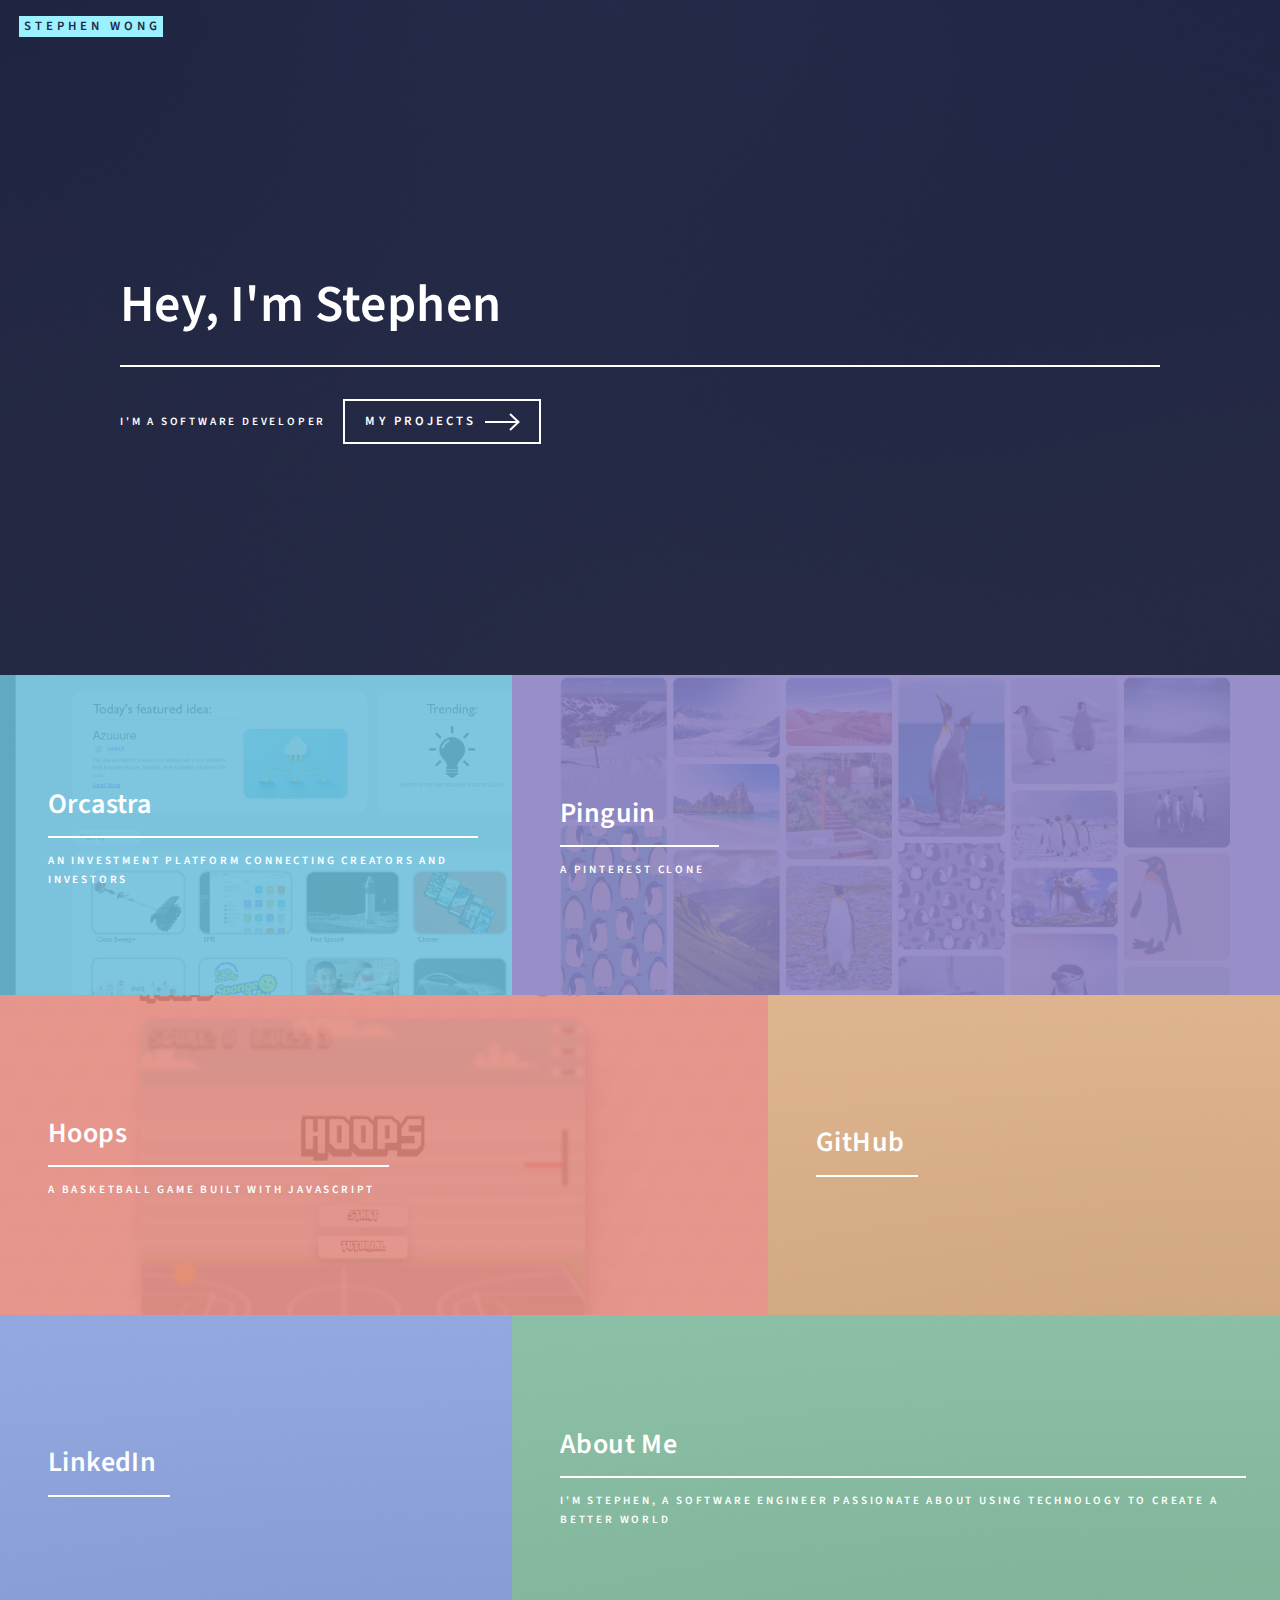
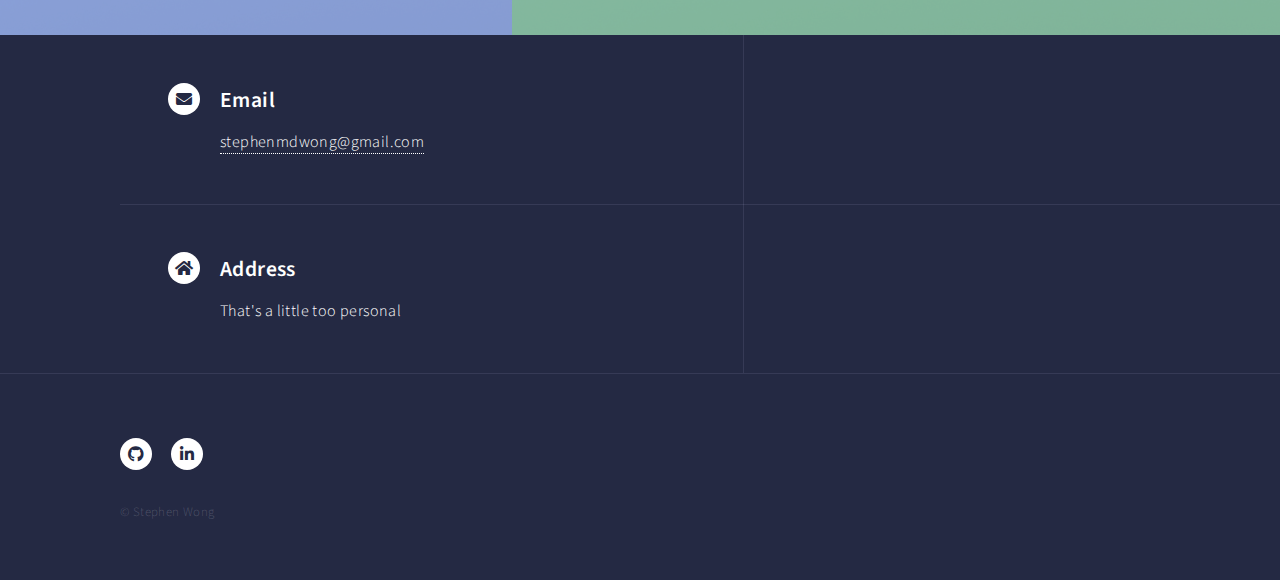
<file: index.html>
<!DOCTYPE HTML>
<!--
	Forty by HTML5 UP
	html5up.net | @ajlkn
	Free for personal and commercial use under the CCA 3.0 license (html5up.net/license)
-->
<html>

<head>
	<title>Stephen Wong</title>
	<meta charset="utf-8" />
	<meta name="viewport" content="width=device-width, initial-scale=1, user-scalable=no" />
	<link rel="stylesheet" href="assets/css/main.css" />
	<noscript>
		<link rel="stylesheet" href="assets/css/noscript.css" />
	</noscript>
</head>

<body class="is-preload">

	<!-- Wrapper -->
	<div id="wrapper">

		<!-- Header -->
		<header id="header" class="alt">
			<a href="index.html" class="logo"><strong>Stephen Wong</strong> <span></span></a>
			<!-- <nav>
				<a href="#menu">Menu</a>
			</nav> -->
		</header>

		<!-- Menu -->
		<!-- <nav id="menu">
			<ul class="links">
				<li><a href="index.html">Home</a></li>
				<li><a href="landing.html">Landing</a></li>
				<li><a href="generic.html">Generic</a></li>
				<li><a href="elements.html">Elements</a></li>
			</ul>
			<ul class="actions stacked">
				<li><a href="#" class="button primary fit">Get Started</a></li>
				<li><a href="#" class="button fit">Log In</a></li>
			</ul>
		</nav> -->

		<!-- Banner -->
		<section id="banner" class="major">
			<div class="inner">
				<header class="major">
					<h1>Hey, I'm Stephen</h1>
				</header>
				<div class="content">
					<p>I'm a software developer</p>
					<ul class="actions">
						<li><a href="#one" class="button next scrolly">My projects</a></li>
					</ul>
				</div>
			</div>
		</section>

		<!-- Main -->
		<div id="main">

			<!-- One -->
			<section id="one" class="tiles">
				<article>
					<span class="image">
						<img src="images/orcastrapreview.png" alt="" />
					</span>
					<header class="major">
						<h3 className="title"><a href="https://orcastra.onrender.com/" target="_blank"
								class="link">Orcastra</a></h3>
						<p>An investment platform connecting creators and investors</p>
					</header>
				</article>
				<article>
					<span class="image">
						<img src="images/PinguinPreview.png" alt="" />
					</span>
					<header class="major">
						<h3><a href=https://pinguin-q9ot.onrender.com/ target="_blank" class="link">Pinguin</a></h3>
						<p>A Pinterest Clone</p>
					</header>
				</article>
				<article>
					<span class="image">
						<img src="images/hoopspreview.png" alt="" />
					</span>
					<header class="major">
						<h3><a href="https://stephenmdw.github.io/hoops-game/" target="_blank" class="link">Hoops</a>
						</h3>
						<p>A basketball game built with Javascript</p>
					</header>
				</article>
				<article>
					<span class="image">
						<img src="images/pic03.jpg" alt="" />
					</span>
					<header class="major">
						<h3><a href="https://github.com/stephenmdw" target="_blank" class="link">GitHub</a></h3>
					</header>
				</article>
				<article>
					<span class="image">
						<img src="images/pic03.jpg" alt="" />
					</span>
					<header class="major">
						<h3><a href="https://www.linkedin.com/in/stephen-wong-6655a716b/" target="_blank"
								class="link">LinkedIn</a></h3>
					</header>
				</article>
				<article>
					<span class="image">
						<img src="images/pic03.jpg" alt="" />
					</span>
					<header class="major">
						<h3><a href="landing.html" class="link">About Me</a></h3>
						<p>I'm Stephen, a software engineer passionate about using technology to create a better world
						</p>
					</header>
				</article>


				<!-- <article>
					<span class="image">
						<img src="images/pic05.jpg" alt="" />
					</span>
					<header class="major">
						<h3><a href="landing.html" class="link">Consequat</a></h3>
						<p>Ipsum dolor sit amet</p>
					</header>
				</article>
				<article>
					<span class="image">
						<img src="images/pic06.jpg" alt="" />
					</span>
					<header class="major">
						<h3><a href="landing.html" class="link">Etiam</a></h3>
						<p>Feugiat amet tempus</p>
					</header>
				</article> -->
			</section>
		</div>

		<!-- Contact -->
		<section id="contact">
			<div class="inner">
				<section class="split">
					<section>
						<div class="contact-method">
							<span class="icon solid alt fa-envelope"></span>
							<h3>Email</h3>
							<a href="#">stephenmdwong@gmail.com</a>
						</div>
					</section>
					<section>
						<div class="contact-method">
							<span class="icon solid alt fa-home"></span>
							<h3>Address</h3>
							<span>That's a little too personal</span>
						</div>
					</section>
				</section>
			</div>
		</section>

		<!-- Footer -->
		<footer id="footer">
			<div class="inner">
				<ul class="icons">
					<li><a href="https://github.com/stephenmdw" class="icon brands alt fa-github"><span
								class="label">GitHub</span></a></li>
					<li><a href="https://www.linkedin.com/in/stephen-wong-6655a716b/"
							class="icon brands alt fa-linkedin-in"><span class="label">LinkedIn</span></a></li>
				</ul>
				<ul class="copyright">
					<li>&copy; Stephen Wong</li>
				</ul>
			</div>
		</footer>

	</div>

	<!-- Scripts -->
	<script src="assets/js/jquery.min.js"></script>
	<script src="assets/js/jquery.scrolly.min.js"></script>
	<script src="assets/js/jquery.scrollex.min.js"></script>
	<script src="assets/js/browser.min.js"></script>
	<script src="assets/js/breakpoints.min.js"></script>
	<script src="assets/js/util.js"></script>
	<script src="assets/js/main.js"></script>

</body>

</html>
</file>
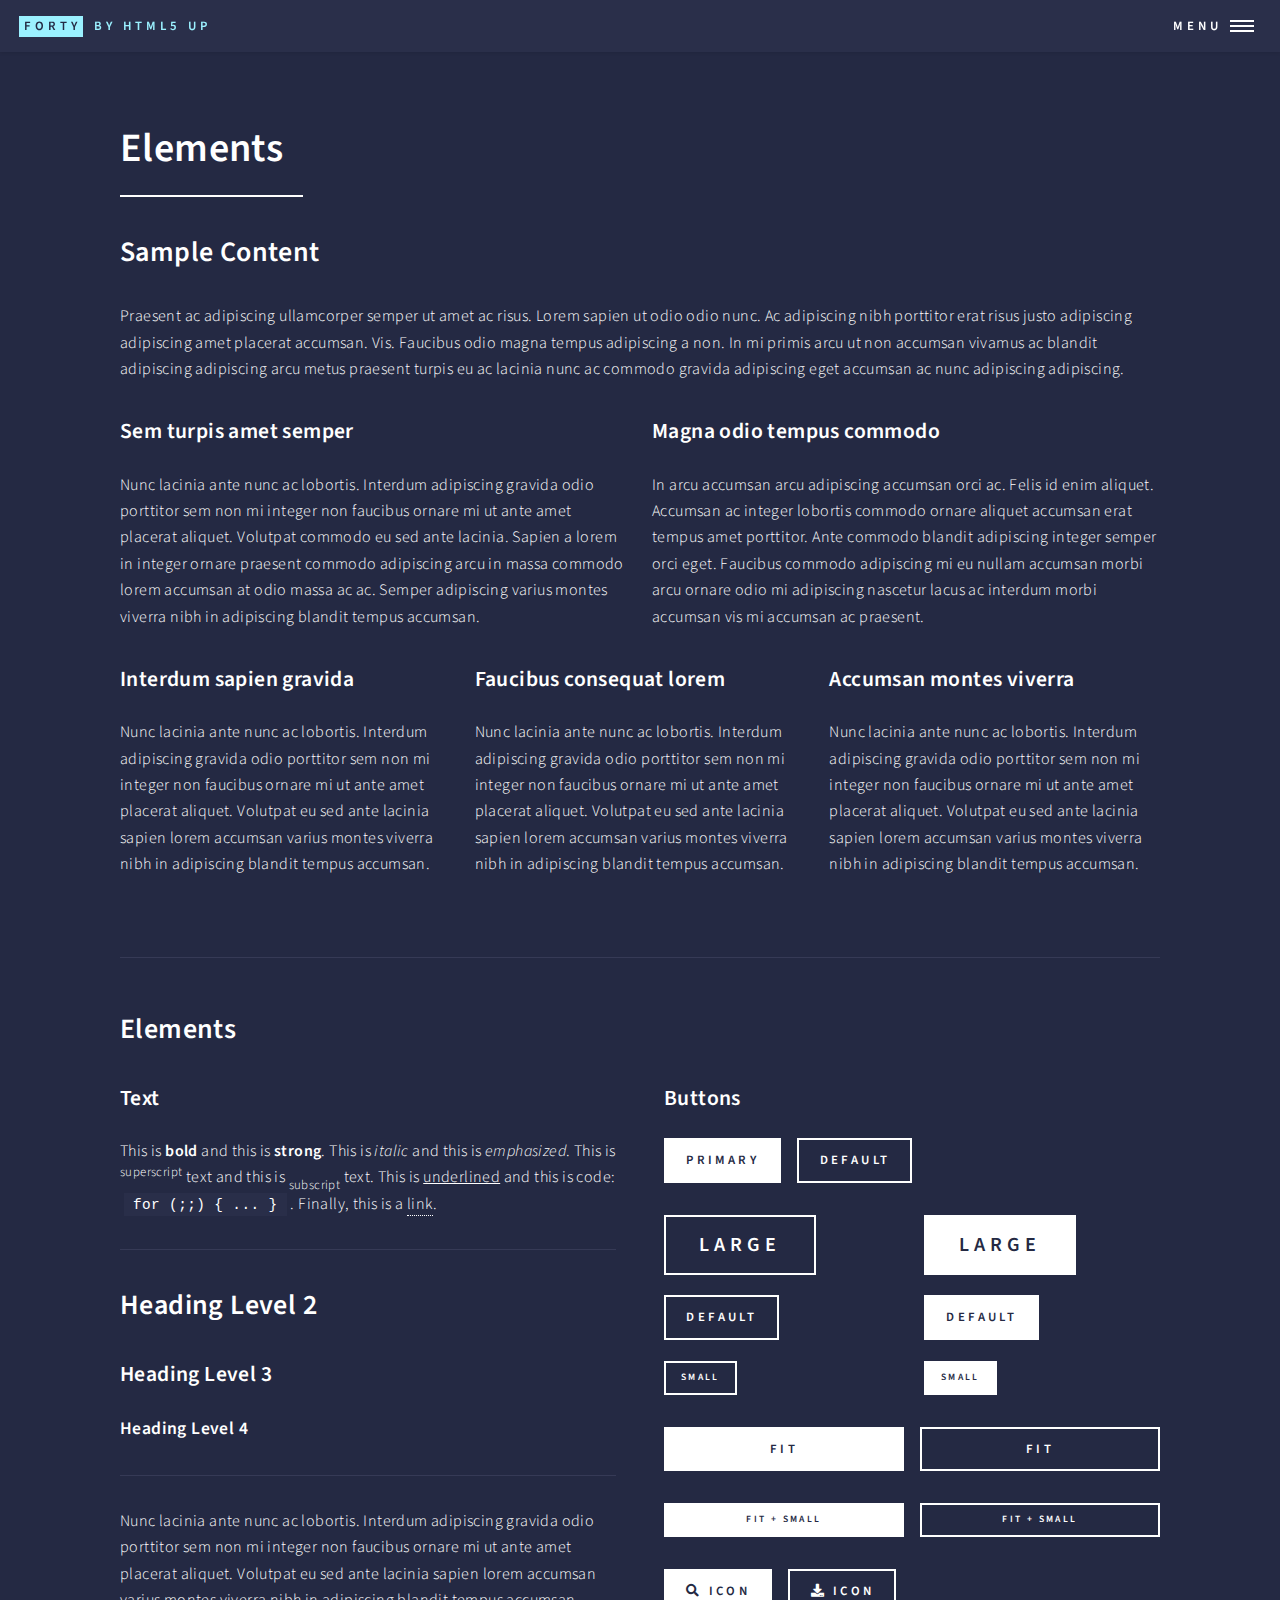
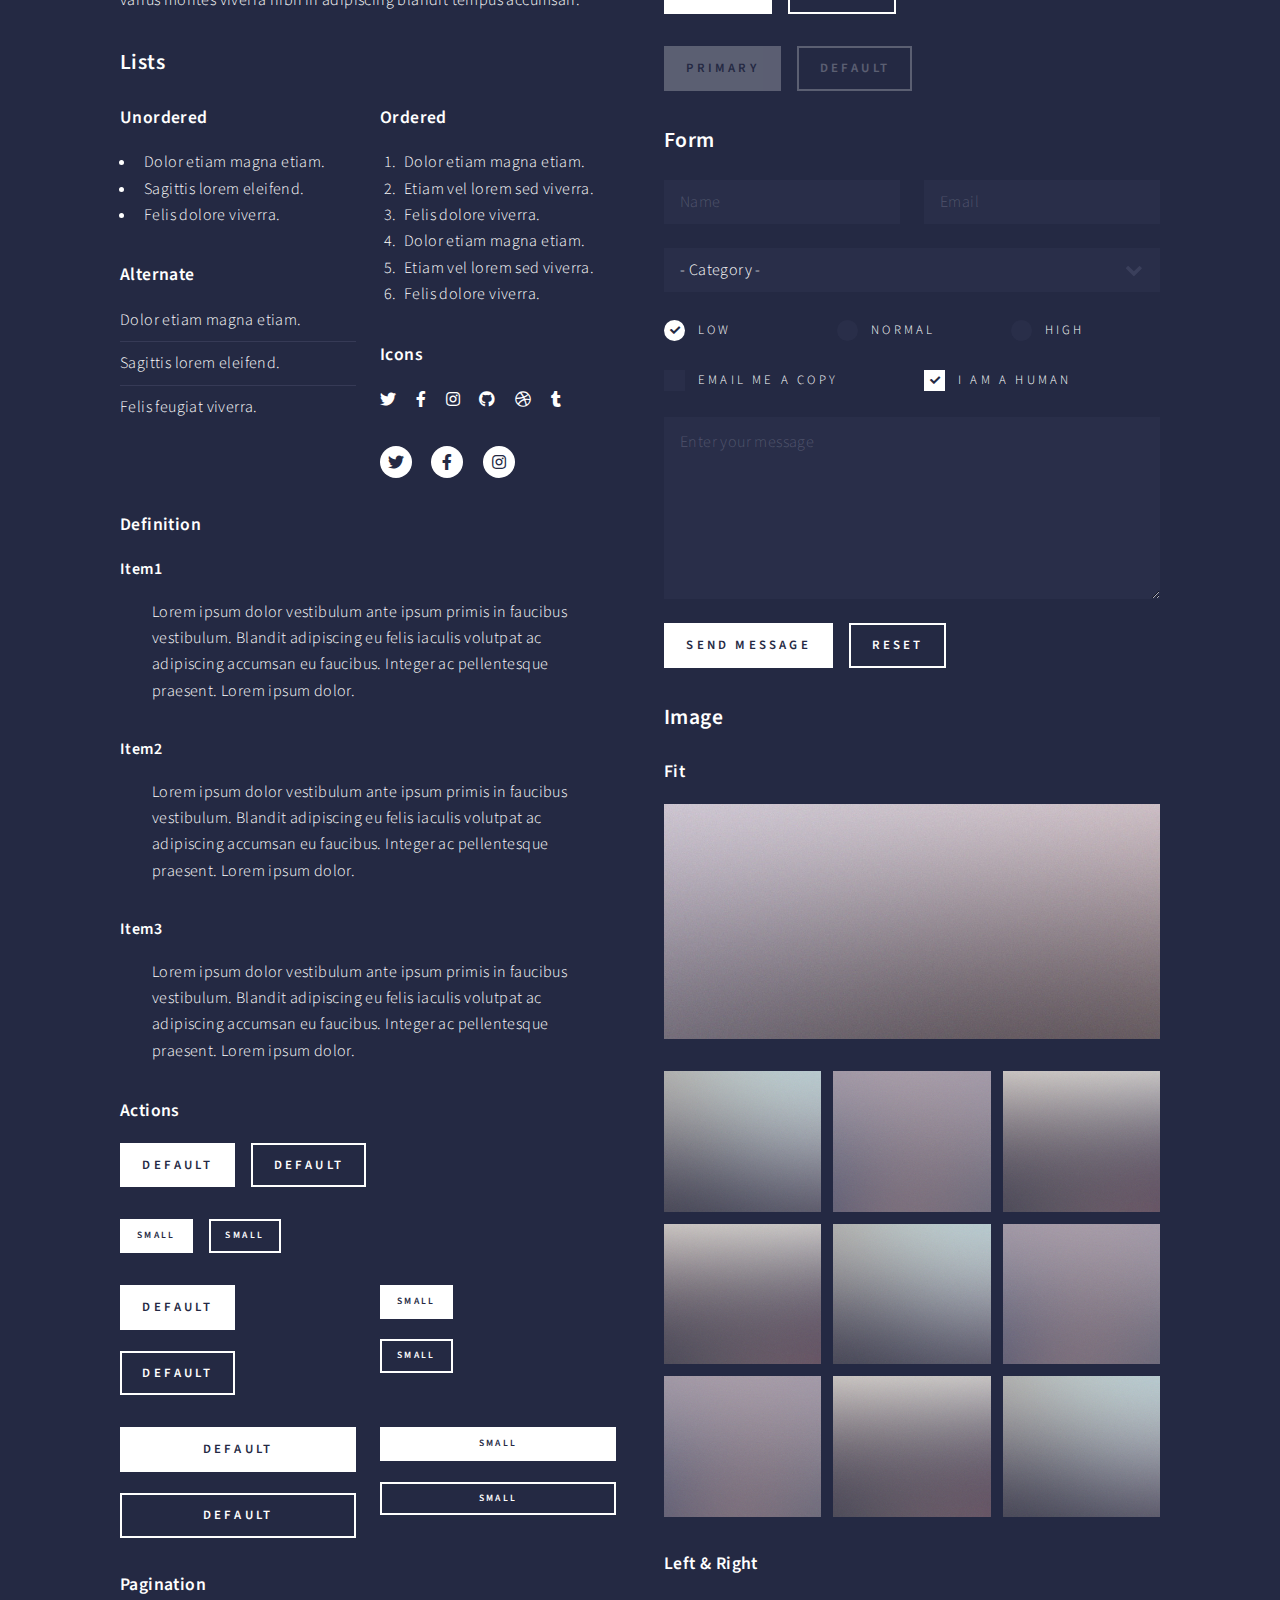
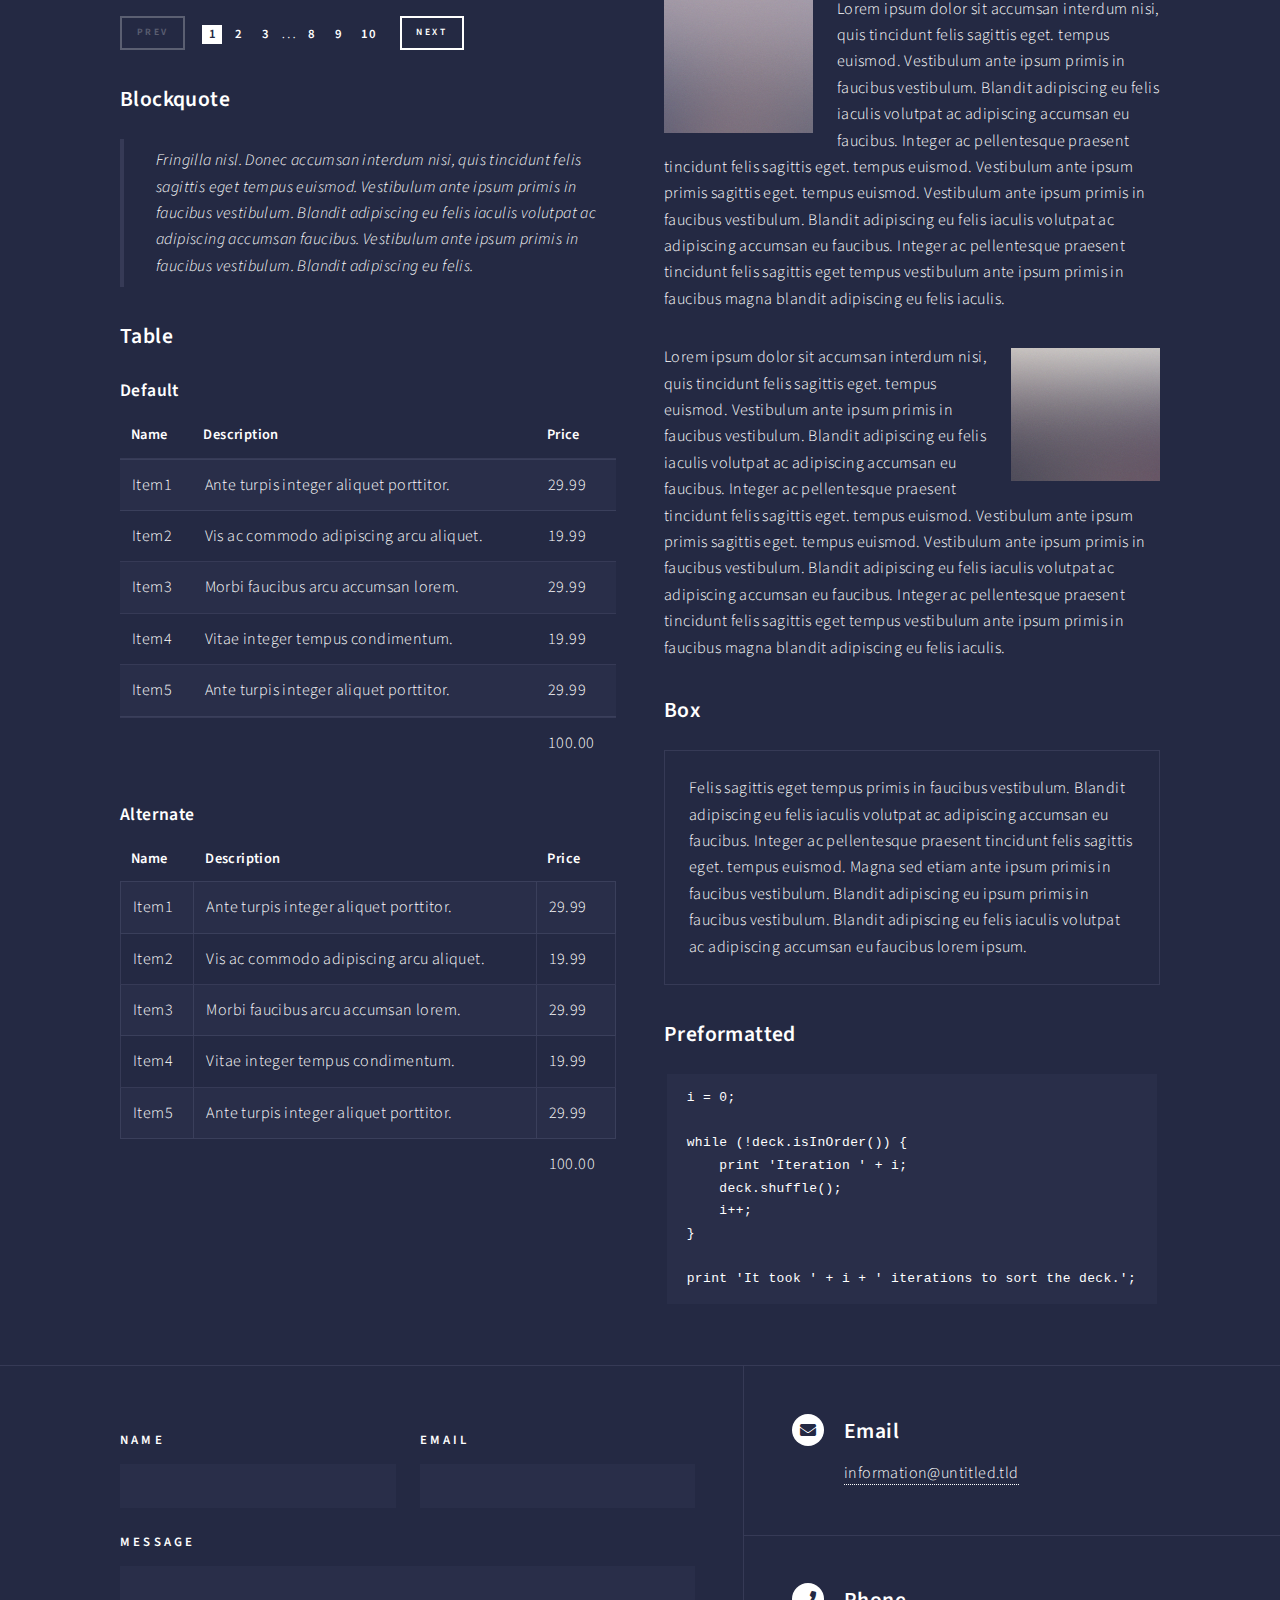
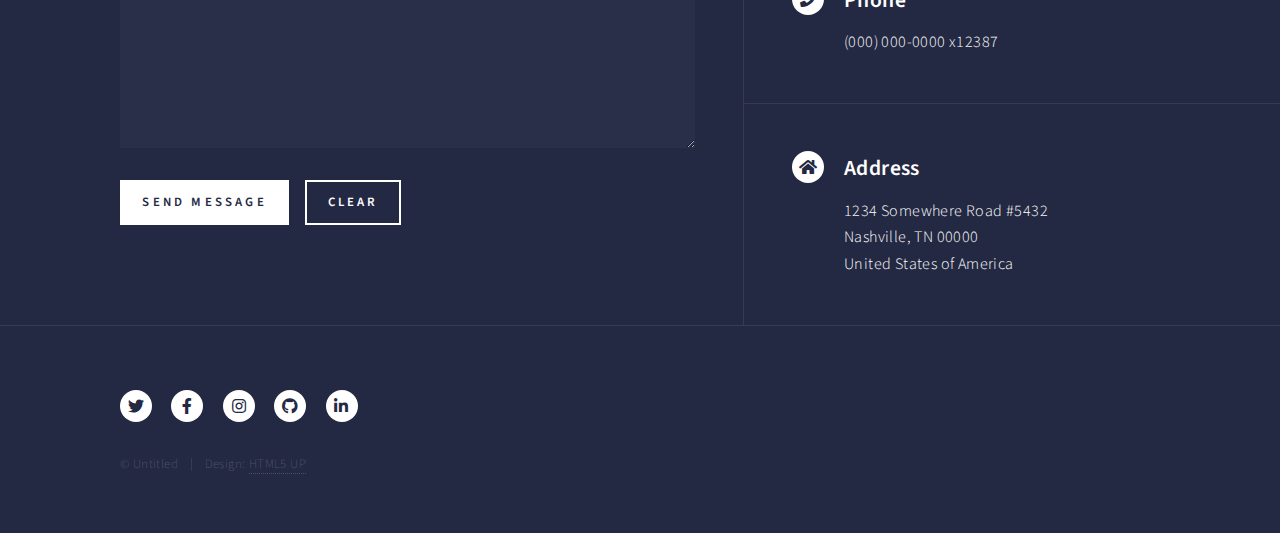
<file: elements.html>
<!DOCTYPE HTML>
<!--
	Forty by HTML5 UP
	html5up.net | @ajlkn
	Free for personal and commercial use under the CCA 3.0 license (html5up.net/license)
-->
<html>
	<head>
		<title>Elements - Forty by HTML5 UP</title>
		<meta charset="utf-8" />
		<meta name="viewport" content="width=device-width, initial-scale=1, user-scalable=no" />
		<link rel="stylesheet" href="assets/css/main.css" />
		<noscript><link rel="stylesheet" href="assets/css/noscript.css" /></noscript>
	</head>
	<body class="is-preload">

		<!-- Wrapper -->
			<div id="wrapper">

				<!-- Header -->
					<header id="header">
						<a href="index.html" class="logo"><strong>Forty</strong> <span>by HTML5 UP</span></a>
						<nav>
							<a href="#menu">Menu</a>
						</nav>
					</header>

				<!-- Menu -->
					<nav id="menu">
						<ul class="links">
							<li><a href="index.html">Home</a></li>
							<li><a href="landing.html">Landing</a></li>
							<li><a href="generic.html">Generic</a></li>
							<li><a href="elements.html">Elements</a></li>
						</ul>
						<ul class="actions stacked">
							<li><a href="#" class="button primary fit">Get Started</a></li>
							<li><a href="#" class="button fit">Log In</a></li>
						</ul>
					</nav>

				<!-- Main -->
					<div id="main" class="alt">

						<!-- One -->
							<section id="one">
								<div class="inner">
									<header class="major">
										<h1>Elements</h1>
									</header>

									<!-- Content -->
										<h2 id="content">Sample Content</h2>
										<p>Praesent ac adipiscing ullamcorper semper ut amet ac risus. Lorem sapien ut odio odio nunc. Ac adipiscing nibh porttitor erat risus justo adipiscing adipiscing amet placerat accumsan. Vis. Faucibus odio magna tempus adipiscing a non. In mi primis arcu ut non accumsan vivamus ac blandit adipiscing adipiscing arcu metus praesent turpis eu ac lacinia nunc ac commodo gravida adipiscing eget accumsan ac nunc adipiscing adipiscing.</p>
										<div class="row">
											<div class="col-6 col-12-small">
												<h3>Sem turpis amet semper</h3>
												<p>Nunc lacinia ante nunc ac lobortis. Interdum adipiscing gravida odio porttitor sem non mi integer non faucibus ornare mi ut ante amet placerat aliquet. Volutpat commodo eu sed ante lacinia. Sapien a lorem in integer ornare praesent commodo adipiscing arcu in massa commodo lorem accumsan at odio massa ac ac. Semper adipiscing varius montes viverra nibh in adipiscing blandit tempus accumsan.</p>
											</div>
											<div class="col-6 col-12-small">
												<h3>Magna odio tempus commodo</h3>
												<p>In arcu accumsan arcu adipiscing accumsan orci ac. Felis id enim aliquet. Accumsan ac integer lobortis commodo ornare aliquet accumsan erat tempus amet porttitor. Ante commodo blandit adipiscing integer semper orci eget. Faucibus commodo adipiscing mi eu nullam accumsan morbi arcu ornare odio mi adipiscing nascetur lacus ac interdum morbi accumsan vis mi accumsan ac praesent.</p>
											</div>
											<!-- Break -->
											<div class="col-4 col-12-medium">
												<h3>Interdum sapien gravida</h3>
												<p>Nunc lacinia ante nunc ac lobortis. Interdum adipiscing gravida odio porttitor sem non mi integer non faucibus ornare mi ut ante amet placerat aliquet. Volutpat eu sed ante lacinia sapien lorem accumsan varius montes viverra nibh in adipiscing blandit tempus accumsan.</p>
											</div>
											<div class="col-4 col-12-medium">
												<h3>Faucibus consequat lorem</h3>
												<p>Nunc lacinia ante nunc ac lobortis. Interdum adipiscing gravida odio porttitor sem non mi integer non faucibus ornare mi ut ante amet placerat aliquet. Volutpat eu sed ante lacinia sapien lorem accumsan varius montes viverra nibh in adipiscing blandit tempus accumsan.</p>
											</div>
											<div class="col-4 col-12-medium">
												<h3>Accumsan montes viverra</h3>
												<p>Nunc lacinia ante nunc ac lobortis. Interdum adipiscing gravida odio porttitor sem non mi integer non faucibus ornare mi ut ante amet placerat aliquet. Volutpat eu sed ante lacinia sapien lorem accumsan varius montes viverra nibh in adipiscing blandit tempus accumsan.</p>
											</div>
										</div>

									<hr class="major" />

									<!-- Elements -->
										<h2 id="elements">Elements</h2>
										<div class="row gtr-200">
											<div class="col-6 col-12-medium">

												<!-- Text stuff -->
													<h3>Text</h3>
													<p>This is <b>bold</b> and this is <strong>strong</strong>. This is <i>italic</i> and this is <em>emphasized</em>.
													This is <sup>superscript</sup> text and this is <sub>subscript</sub> text.
													This is <u>underlined</u> and this is code: <code>for (;;) { ... }</code>.
													Finally, this is a <a href="#">link</a>.</p>
													<hr />
													<h2>Heading Level 2</h2>
													<h3>Heading Level 3</h3>
													<h4>Heading Level 4</h4>
													<hr />
													<p>Nunc lacinia ante nunc ac lobortis. Interdum adipiscing gravida odio porttitor sem non mi integer non faucibus ornare mi ut ante amet placerat aliquet. Volutpat eu sed ante lacinia sapien lorem accumsan varius montes viverra nibh in adipiscing blandit tempus accumsan.</p>

												<!-- Lists -->
													<h3>Lists</h3>
													<div class="row">
														<div class="col-6 col-12-small">

															<h4>Unordered</h4>
															<ul>
																<li>Dolor etiam magna etiam.</li>
																<li>Sagittis lorem eleifend.</li>
																<li>Felis dolore viverra.</li>
															</ul>

															<h4>Alternate</h4>
															<ul class="alt">
																<li>Dolor etiam magna etiam.</li>
																<li>Sagittis lorem eleifend.</li>
																<li>Felis feugiat viverra.</li>
															</ul>

														</div>
														<div class="col-6 col-12-small">

															<h4>Ordered</h4>
															<ol>
																<li>Dolor etiam magna etiam.</li>
																<li>Etiam vel lorem sed viverra.</li>
																<li>Felis dolore viverra.</li>
																<li>Dolor etiam magna etiam.</li>
																<li>Etiam vel lorem sed viverra.</li>
																<li>Felis dolore viverra.</li>
															</ol>

															<h4>Icons</h4>
															<ul class="icons">
																<li><a href="#" class="icon brands fa-twitter"><span class="label">Twitter</span></a></li>
																<li><a href="#" class="icon brands fa-facebook-f"><span class="label">Facebook</span></a></li>
																<li><a href="#" class="icon brands fa-instagram"><span class="label">Instagram</span></a></li>
																<li><a href="#" class="icon brands fa-github"><span class="label">Github</span></a></li>
																<li><a href="#" class="icon brands fa-dribbble"><span class="label">Dribbble</span></a></li>
																<li><a href="#" class="icon brands fa-tumblr"><span class="label">Tumblr</span></a></li>
															</ul>
															<ul class="icons">
																<li><a href="#" class="icon brands alt fa-twitter"><span class="label">Twitter</span></a></li>
																<li><a href="#" class="icon brands alt fa-facebook-f"><span class="label">Facebook</span></a></li>
																<li><a href="#" class="icon brands alt fa-instagram"><span class="label">Instagram</span></a></li>
															</ul>

														</div>
													</div>
													<h4>Definition</h4>
													<dl>
														<dt>Item1</dt>
														<dd>
															<p>Lorem ipsum dolor vestibulum ante ipsum primis in faucibus vestibulum. Blandit adipiscing eu felis iaculis volutpat ac adipiscing accumsan eu faucibus. Integer ac pellentesque praesent. Lorem ipsum dolor.</p>
														</dd>
														<dt>Item2</dt>
														<dd>
															<p>Lorem ipsum dolor vestibulum ante ipsum primis in faucibus vestibulum. Blandit adipiscing eu felis iaculis volutpat ac adipiscing accumsan eu faucibus. Integer ac pellentesque praesent. Lorem ipsum dolor.</p>
														</dd>
														<dt>Item3</dt>
														<dd>
															<p>Lorem ipsum dolor vestibulum ante ipsum primis in faucibus vestibulum. Blandit adipiscing eu felis iaculis volutpat ac adipiscing accumsan eu faucibus. Integer ac pellentesque praesent. Lorem ipsum dolor.</p>
														</dd>
													</dl>

													<h4>Actions</h4>
													<ul class="actions">
														<li><a href="#" class="button primary">Default</a></li>
														<li><a href="#" class="button">Default</a></li>
													</ul>
													<ul class="actions small">
														<li><a href="#" class="button primary small">Small</a></li>
														<li><a href="#" class="button small">Small</a></li>
													</ul>
													<div class="row">
														<div class="col-6 col-12-small">
															<ul class="actions stacked">
																<li><a href="#" class="button primary">Default</a></li>
																<li><a href="#" class="button">Default</a></li>
															</ul>
														</div>
														<div class="col-6 col-12-small">
															<ul class="actions stacked">
																<li><a href="#" class="button primary small">Small</a></li>
																<li><a href="#" class="button small">Small</a></li>
															</ul>
														</div>
														<div class="col-6 col-12-small">
															<ul class="actions stacked">
																<li><a href="#" class="button primary fit">Default</a></li>
																<li><a href="#" class="button fit">Default</a></li>
															</ul>
														</div>
														<div class="col-6 col-12-small">
															<ul class="actions stacked">
																<li><a href="#" class="button primary small fit">Small</a></li>
																<li><a href="#" class="button small fit">Small</a></li>
															</ul>
														</div>
													</div>

													<h4>Pagination</h4>
													<ul class="pagination">
														<li><span class="button small disabled">Prev</span></li>
														<li><a href="#" class="page active">1</a></li>
														<li><a href="#" class="page">2</a></li>
														<li><a href="#" class="page">3</a></li>
														<li><span>&hellip;</span></li>
														<li><a href="#" class="page">8</a></li>
														<li><a href="#" class="page">9</a></li>
														<li><a href="#" class="page">10</a></li>
														<li><a href="#" class="button small">Next</a></li>
													</ul>

												<!-- Blockquote -->
													<h3>Blockquote</h3>
													<blockquote>Fringilla nisl. Donec accumsan interdum nisi, quis tincidunt felis sagittis eget tempus euismod. Vestibulum ante ipsum primis in faucibus vestibulum. Blandit adipiscing eu felis iaculis volutpat ac adipiscing accumsan faucibus. Vestibulum ante ipsum primis in faucibus vestibulum. Blandit adipiscing eu felis.</blockquote>

												<!-- Table -->
													<h3>Table</h3>

													<h4>Default</h4>
													<div class="table-wrapper">
														<table>
															<thead>
																<tr>
																	<th>Name</th>
																	<th>Description</th>
																	<th>Price</th>
																</tr>
															</thead>
															<tbody>
																<tr>
																	<td>Item1</td>
																	<td>Ante turpis integer aliquet porttitor.</td>
																	<td>29.99</td>
																</tr>
																<tr>
																	<td>Item2</td>
																	<td>Vis ac commodo adipiscing arcu aliquet.</td>
																	<td>19.99</td>
																</tr>
																<tr>
																	<td>Item3</td>
																	<td> Morbi faucibus arcu accumsan lorem.</td>
																	<td>29.99</td>
																</tr>
																<tr>
																	<td>Item4</td>
																	<td>Vitae integer tempus condimentum.</td>
																	<td>19.99</td>
																</tr>
																<tr>
																	<td>Item5</td>
																	<td>Ante turpis integer aliquet porttitor.</td>
																	<td>29.99</td>
																</tr>
															</tbody>
															<tfoot>
																<tr>
																	<td colspan="2"></td>
																	<td>100.00</td>
																</tr>
															</tfoot>
														</table>
													</div>

													<h4>Alternate</h4>
													<div class="table-wrapper">
														<table class="alt">
															<thead>
																<tr>
																	<th>Name</th>
																	<th>Description</th>
																	<th>Price</th>
																</tr>
															</thead>
															<tbody>
																<tr>
																	<td>Item1</td>
																	<td>Ante turpis integer aliquet porttitor.</td>
																	<td>29.99</td>
																</tr>
																<tr>
																	<td>Item2</td>
																	<td>Vis ac commodo adipiscing arcu aliquet.</td>
																	<td>19.99</td>
																</tr>
																<tr>
																	<td>Item3</td>
																	<td> Morbi faucibus arcu accumsan lorem.</td>
																	<td>29.99</td>
																</tr>
																<tr>
																	<td>Item4</td>
																	<td>Vitae integer tempus condimentum.</td>
																	<td>19.99</td>
																</tr>
																<tr>
																	<td>Item5</td>
																	<td>Ante turpis integer aliquet porttitor.</td>
																	<td>29.99</td>
																</tr>
															</tbody>
															<tfoot>
																<tr>
																	<td colspan="2"></td>
																	<td>100.00</td>
																</tr>
															</tfoot>
														</table>
													</div>

											</div>
											<div class="col-6 col-12-medium">

												<!-- Buttons -->
													<h3>Buttons</h3>
													<ul class="actions">
														<li><a href="#" class="button primary">Primary</a></li>
														<li><a href="#" class="button">Default</a></li>
													</ul>
													<div class="row">
														<div class="col-6 col-12-xsmall">
															<ul class="actions stacked">
																<li><a href="#" class="button large">Large</a></li>
																<li><a href="#" class="button">Default</a></li>
																<li><a href="#" class="button small">Small</a></li>
															</ul>
														</div>
														<div class="col-6 col-12-xsmall">
															<ul class="actions stacked">
																<li><a href="#" class="button primary large">Large</a></li>
																<li><a href="#" class="button primary">Default</a></li>
																<li><a href="#" class="button primary small">Small</a></li>
															</ul>
														</div>
													</div>
													<ul class="actions fit">
														<li><a href="#" class="button primary fit">Fit</a></li>
														<li><a href="#" class="button fit">Fit</a></li>
													</ul>
													<ul class="actions fit small">
														<li><a href="#" class="button primary fit small">Fit + Small</a></li>
														<li><a href="#" class="button fit small">Fit + Small</a></li>
													</ul>
													<ul class="actions">
														<li><a href="#" class="button primary icon solid fa-search">Icon</a></li>
														<li><a href="#" class="button icon solid fa-download">Icon</a></li>
													</ul>
													<ul class="actions">
														<li><span class="button primary disabled">Primary</span></li>
														<li><span class="button disabled">Default</span></li>
													</ul>

												<!-- Form -->
													<h3>Form</h3>

													<form method="post" action="#">
														<div class="row gtr-uniform">
															<div class="col-6 col-12-xsmall">
																<input type="text" name="demo-name" id="demo-name" value="" placeholder="Name" />
															</div>
															<div class="col-6 col-12-xsmall">
																<input type="email" name="demo-email" id="demo-email" value="" placeholder="Email" />
															</div>
															<!-- Break -->
															<div class="col-12">
																<select name="demo-category" id="demo-category">
																	<option value="">- Category -</option>
																	<option value="1">Manufacturing</option>
																	<option value="1">Shipping</option>
																	<option value="1">Administration</option>
																	<option value="1">Human Resources</option>
																</select>
															</div>
															<!-- Break -->
															<div class="col-4 col-12-small">
																<input type="radio" id="demo-priority-low" name="demo-priority" checked>
																<label for="demo-priority-low">Low</label>
															</div>
															<div class="col-4 col-12-small">
																<input type="radio" id="demo-priority-normal" name="demo-priority">
																<label for="demo-priority-normal">Normal</label>
															</div>
															<div class="col-4 col-12-small">
																<input type="radio" id="demo-priority-high" name="demo-priority">
																<label for="demo-priority-high">High</label>
															</div>
															<!-- Break -->
															<div class="col-6 col-12-small">
																<input type="checkbox" id="demo-copy" name="demo-copy">
																<label for="demo-copy">Email me a copy</label>
															</div>
															<div class="col-6 col-12-small">
																<input type="checkbox" id="demo-human" name="demo-human" checked>
																<label for="demo-human">I am a human</label>
															</div>
															<!-- Break -->
															<div class="col-12">
																<textarea name="demo-message" id="demo-message" placeholder="Enter your message" rows="6"></textarea>
															</div>
															<!-- Break -->
															<div class="col-12">
																<ul class="actions">
																	<li><input type="submit" value="Send Message" class="primary" /></li>
																	<li><input type="reset" value="Reset" /></li>
																</ul>
															</div>
														</div>
													</form>

												<!-- Image -->
													<h3>Image</h3>

													<h4>Fit</h4>
													<span class="image fit"><img src="images/pic03.jpg" alt="" /></span>
													<div class="box alt">
														<div class="row gtr-50 gtr-uniform">
															<div class="col-4"><span class="image fit"><img src="images/pic08.jpg" alt="" /></span></div>
															<div class="col-4"><span class="image fit"><img src="images/pic09.jpg" alt="" /></span></div>
															<div class="col-4"><span class="image fit"><img src="images/pic10.jpg" alt="" /></span></div>
															<!-- Break -->
															<div class="col-4"><span class="image fit"><img src="images/pic10.jpg" alt="" /></span></div>
															<div class="col-4"><span class="image fit"><img src="images/pic08.jpg" alt="" /></span></div>
															<div class="col-4"><span class="image fit"><img src="images/pic09.jpg" alt="" /></span></div>
															<!-- Break -->
															<div class="col-4"><span class="image fit"><img src="images/pic09.jpg" alt="" /></span></div>
															<div class="col-4"><span class="image fit"><img src="images/pic10.jpg" alt="" /></span></div>
															<div class="col-4"><span class="image fit"><img src="images/pic08.jpg" alt="" /></span></div>
														</div>
													</div>

													<h4>Left &amp; Right</h4>
													<p><span class="image left"><img src="images/pic09.jpg" alt="" /></span>Lorem ipsum dolor sit accumsan interdum nisi, quis tincidunt felis sagittis eget. tempus euismod. Vestibulum ante ipsum primis in faucibus vestibulum. Blandit adipiscing eu felis iaculis volutpat ac adipiscing accumsan eu faucibus. Integer ac pellentesque praesent tincidunt felis sagittis eget. tempus euismod. Vestibulum ante ipsum primis sagittis eget. tempus euismod. Vestibulum ante ipsum primis in faucibus vestibulum. Blandit adipiscing eu felis iaculis volutpat ac adipiscing accumsan eu faucibus. Integer ac pellentesque praesent tincidunt felis sagittis eget tempus vestibulum ante ipsum primis in faucibus magna blandit adipiscing eu felis iaculis.</p>
													<p><span class="image right"><img src="images/pic10.jpg" alt="" /></span>Lorem ipsum dolor sit accumsan interdum nisi, quis tincidunt felis sagittis eget. tempus euismod. Vestibulum ante ipsum primis in faucibus vestibulum. Blandit adipiscing eu felis iaculis volutpat ac adipiscing accumsan eu faucibus. Integer ac pellentesque praesent tincidunt felis sagittis eget. tempus euismod. Vestibulum ante ipsum primis sagittis eget. tempus euismod. Vestibulum ante ipsum primis in faucibus vestibulum. Blandit adipiscing eu felis iaculis volutpat ac adipiscing accumsan eu faucibus. Integer ac pellentesque praesent tincidunt felis sagittis eget tempus vestibulum ante ipsum primis in faucibus magna blandit adipiscing eu felis iaculis.</p>

												<!-- Box -->
													<h3>Box</h3>
													<div class="box">
														<p>Felis sagittis eget tempus primis in faucibus vestibulum. Blandit adipiscing eu felis iaculis volutpat ac adipiscing accumsan eu faucibus. Integer ac pellentesque praesent tincidunt felis sagittis eget. tempus euismod. Magna sed etiam ante ipsum primis in faucibus vestibulum. Blandit adipiscing eu ipsum primis in faucibus vestibulum. Blandit adipiscing eu felis iaculis volutpat ac adipiscing accumsan eu faucibus lorem ipsum.</p>
													</div>

												<!-- Preformatted Code -->
													<h3>Preformatted</h3>
													<pre><code>i = 0;

while (!deck.isInOrder()) {
    print 'Iteration ' + i;
    deck.shuffle();
    i++;
}

print 'It took ' + i + ' iterations to sort the deck.';
</code></pre>

											</div>
										</div>

								</div>
							</section>

					</div>

				<!-- Contact -->
					<section id="contact">
						<div class="inner">
							<section>
								<form method="post" action="#">
									<div class="fields">
										<div class="field half">
											<label for="name">Name</label>
											<input type="text" name="name" id="name" />
										</div>
										<div class="field half">
											<label for="email">Email</label>
											<input type="text" name="email" id="email" />
										</div>
										<div class="field">
											<label for="message">Message</label>
											<textarea name="message" id="message" rows="6"></textarea>
										</div>
									</div>
									<ul class="actions">
										<li><input type="submit" value="Send Message" class="primary" /></li>
										<li><input type="reset" value="Clear" /></li>
									</ul>
								</form>
							</section>
							<section class="split">
								<section>
									<div class="contact-method">
										<span class="icon solid alt fa-envelope"></span>
										<h3>Email</h3>
										<a href="#">information@untitled.tld</a>
									</div>
								</section>
								<section>
									<div class="contact-method">
										<span class="icon solid alt fa-phone"></span>
										<h3>Phone</h3>
										<span>(000) 000-0000 x12387</span>
									</div>
								</section>
								<section>
									<div class="contact-method">
										<span class="icon solid alt fa-home"></span>
										<h3>Address</h3>
										<span>1234 Somewhere Road #5432<br />
										Nashville, TN 00000<br />
										United States of America</span>
									</div>
								</section>
							</section>
						</div>
					</section>

				<!-- Footer -->
					<footer id="footer">
						<div class="inner">
							<ul class="icons">
								<li><a href="#" class="icon brands alt fa-twitter"><span class="label">Twitter</span></a></li>
								<li><a href="#" class="icon brands alt fa-facebook-f"><span class="label">Facebook</span></a></li>
								<li><a href="#" class="icon brands alt fa-instagram"><span class="label">Instagram</span></a></li>
								<li><a href="#" class="icon brands alt fa-github"><span class="label">GitHub</span></a></li>
								<li><a href="#" class="icon brands alt fa-linkedin-in"><span class="label">LinkedIn</span></a></li>
							</ul>
							<ul class="copyright">
								<li>&copy; Untitled</li><li>Design: <a href="https://html5up.net">HTML5 UP</a></li>
							</ul>
						</div>
					</footer>

			</div>

		<!-- Scripts -->
			<script src="assets/js/jquery.min.js"></script>
			<script src="assets/js/jquery.scrolly.min.js"></script>
			<script src="assets/js/jquery.scrollex.min.js"></script>
			<script src="assets/js/browser.min.js"></script>
			<script src="assets/js/breakpoints.min.js"></script>
			<script src="assets/js/util.js"></script>
			<script src="assets/js/main.js"></script>

	</body>
</html>
</file>
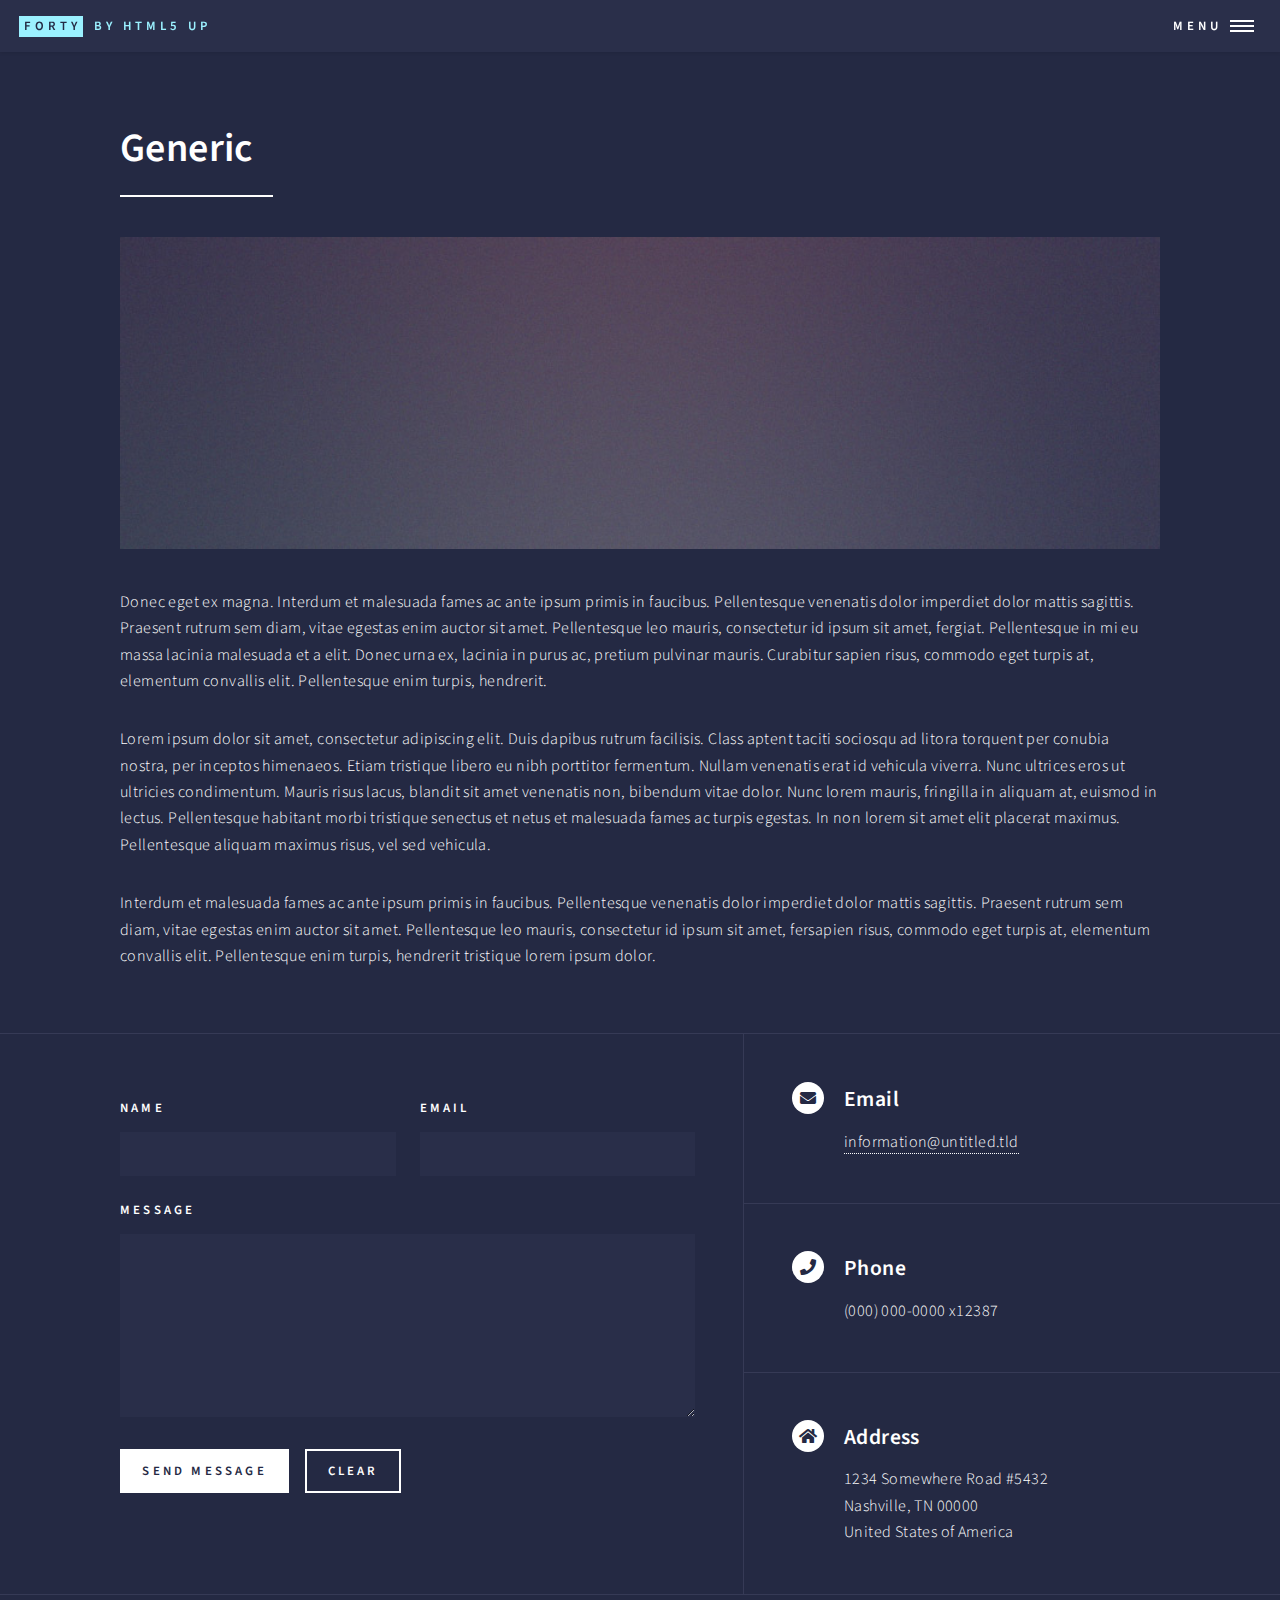
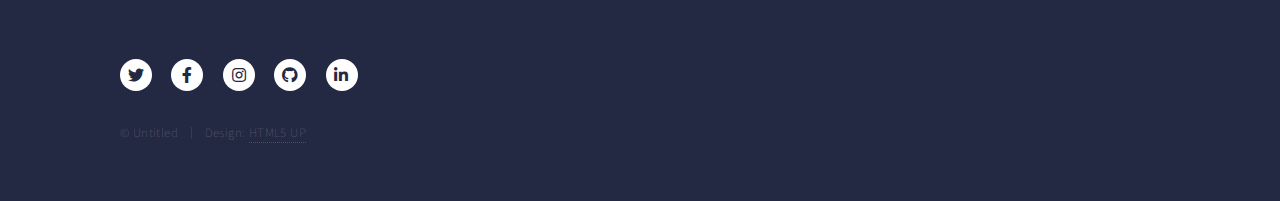
<file: generic.html>
<!DOCTYPE HTML>
<!--
	Forty by HTML5 UP
	html5up.net | @ajlkn
	Free for personal and commercial use under the CCA 3.0 license (html5up.net/license)
-->
<html>
	<head>
		<title>Generic - Forty by HTML5 UP</title>
		<meta charset="utf-8" />
		<meta name="viewport" content="width=device-width, initial-scale=1, user-scalable=no" />
		<link rel="stylesheet" href="assets/css/main.css" />
		<noscript><link rel="stylesheet" href="assets/css/noscript.css" /></noscript>
	</head>
	<body class="is-preload">

		<!-- Wrapper -->
			<div id="wrapper">

				<!-- Header -->
					<header id="header">
						<a href="index.html" class="logo"><strong>Forty</strong> <span>by HTML5 UP</span></a>
						<nav>
							<a href="#menu">Menu</a>
						</nav>
					</header>

				<!-- Menu -->
					<nav id="menu">
						<ul class="links">
							<li><a href="index.html">Home</a></li>
							<li><a href="landing.html">Landing</a></li>
							<li><a href="generic.html">Generic</a></li>
							<li><a href="elements.html">Elements</a></li>
						</ul>
						<ul class="actions stacked">
							<li><a href="#" class="button primary fit">Get Started</a></li>
							<li><a href="#" class="button fit">Log In</a></li>
						</ul>
					</nav>

				<!-- Main -->
					<div id="main" class="alt">

						<!-- One -->
							<section id="one">
								<div class="inner">
									<header class="major">
										<h1>Generic</h1>
									</header>
									<span class="image main"><img src="images/pic11.jpg" alt="" /></span>
									<p>Donec eget ex magna. Interdum et malesuada fames ac ante ipsum primis in faucibus. Pellentesque venenatis dolor imperdiet dolor mattis sagittis. Praesent rutrum sem diam, vitae egestas enim auctor sit amet. Pellentesque leo mauris, consectetur id ipsum sit amet, fergiat. Pellentesque in mi eu massa lacinia malesuada et a elit. Donec urna ex, lacinia in purus ac, pretium pulvinar mauris. Curabitur sapien risus, commodo eget turpis at, elementum convallis elit. Pellentesque enim turpis, hendrerit.</p>
									<p>Lorem ipsum dolor sit amet, consectetur adipiscing elit. Duis dapibus rutrum facilisis. Class aptent taciti sociosqu ad litora torquent per conubia nostra, per inceptos himenaeos. Etiam tristique libero eu nibh porttitor fermentum. Nullam venenatis erat id vehicula viverra. Nunc ultrices eros ut ultricies condimentum. Mauris risus lacus, blandit sit amet venenatis non, bibendum vitae dolor. Nunc lorem mauris, fringilla in aliquam at, euismod in lectus. Pellentesque habitant morbi tristique senectus et netus et malesuada fames ac turpis egestas. In non lorem sit amet elit placerat maximus. Pellentesque aliquam maximus risus, vel sed vehicula.</p>
									<p>Interdum et malesuada fames ac ante ipsum primis in faucibus. Pellentesque venenatis dolor imperdiet dolor mattis sagittis. Praesent rutrum sem diam, vitae egestas enim auctor sit amet. Pellentesque leo mauris, consectetur id ipsum sit amet, fersapien risus, commodo eget turpis at, elementum convallis elit. Pellentesque enim turpis, hendrerit tristique lorem ipsum dolor.</p>
								</div>
							</section>

					</div>

				<!-- Contact -->
					<section id="contact">
						<div class="inner">
							<section>
								<form method="post" action="#">
									<div class="fields">
										<div class="field half">
											<label for="name">Name</label>
											<input type="text" name="name" id="name" />
										</div>
										<div class="field half">
											<label for="email">Email</label>
											<input type="text" name="email" id="email" />
										</div>
										<div class="field">
											<label for="message">Message</label>
											<textarea name="message" id="message" rows="6"></textarea>
										</div>
									</div>
									<ul class="actions">
										<li><input type="submit" value="Send Message" class="primary" /></li>
										<li><input type="reset" value="Clear" /></li>
									</ul>
								</form>
							</section>
							<section class="split">
								<section>
									<div class="contact-method">
										<span class="icon solid alt fa-envelope"></span>
										<h3>Email</h3>
										<a href="#">information@untitled.tld</a>
									</div>
								</section>
								<section>
									<div class="contact-method">
										<span class="icon solid alt fa-phone"></span>
										<h3>Phone</h3>
										<span>(000) 000-0000 x12387</span>
									</div>
								</section>
								<section>
									<div class="contact-method">
										<span class="icon solid alt fa-home"></span>
										<h3>Address</h3>
										<span>1234 Somewhere Road #5432<br />
										Nashville, TN 00000<br />
										United States of America</span>
									</div>
								</section>
							</section>
						</div>
					</section>

				<!-- Footer -->
					<footer id="footer">
						<div class="inner">
							<ul class="icons">
								<li><a href="#" class="icon brands alt fa-twitter"><span class="label">Twitter</span></a></li>
								<li><a href="#" class="icon brands alt fa-facebook-f"><span class="label">Facebook</span></a></li>
								<li><a href="#" class="icon brands alt fa-instagram"><span class="label">Instagram</span></a></li>
								<li><a href="#" class="icon brands alt fa-github"><span class="label">GitHub</span></a></li>
								<li><a href="#" class="icon brands alt fa-linkedin-in"><span class="label">LinkedIn</span></a></li>
							</ul>
							<ul class="copyright">
								<li>&copy; Untitled</li><li>Design: <a href="https://html5up.net">HTML5 UP</a></li>
							</ul>
						</div>
					</footer>

			</div>

		<!-- Scripts -->
			<script src="assets/js/jquery.min.js"></script>
			<script src="assets/js/jquery.scrolly.min.js"></script>
			<script src="assets/js/jquery.scrollex.min.js"></script>
			<script src="assets/js/browser.min.js"></script>
			<script src="assets/js/breakpoints.min.js"></script>
			<script src="assets/js/util.js"></script>
			<script src="assets/js/main.js"></script>

	</body>
</html>
</file>
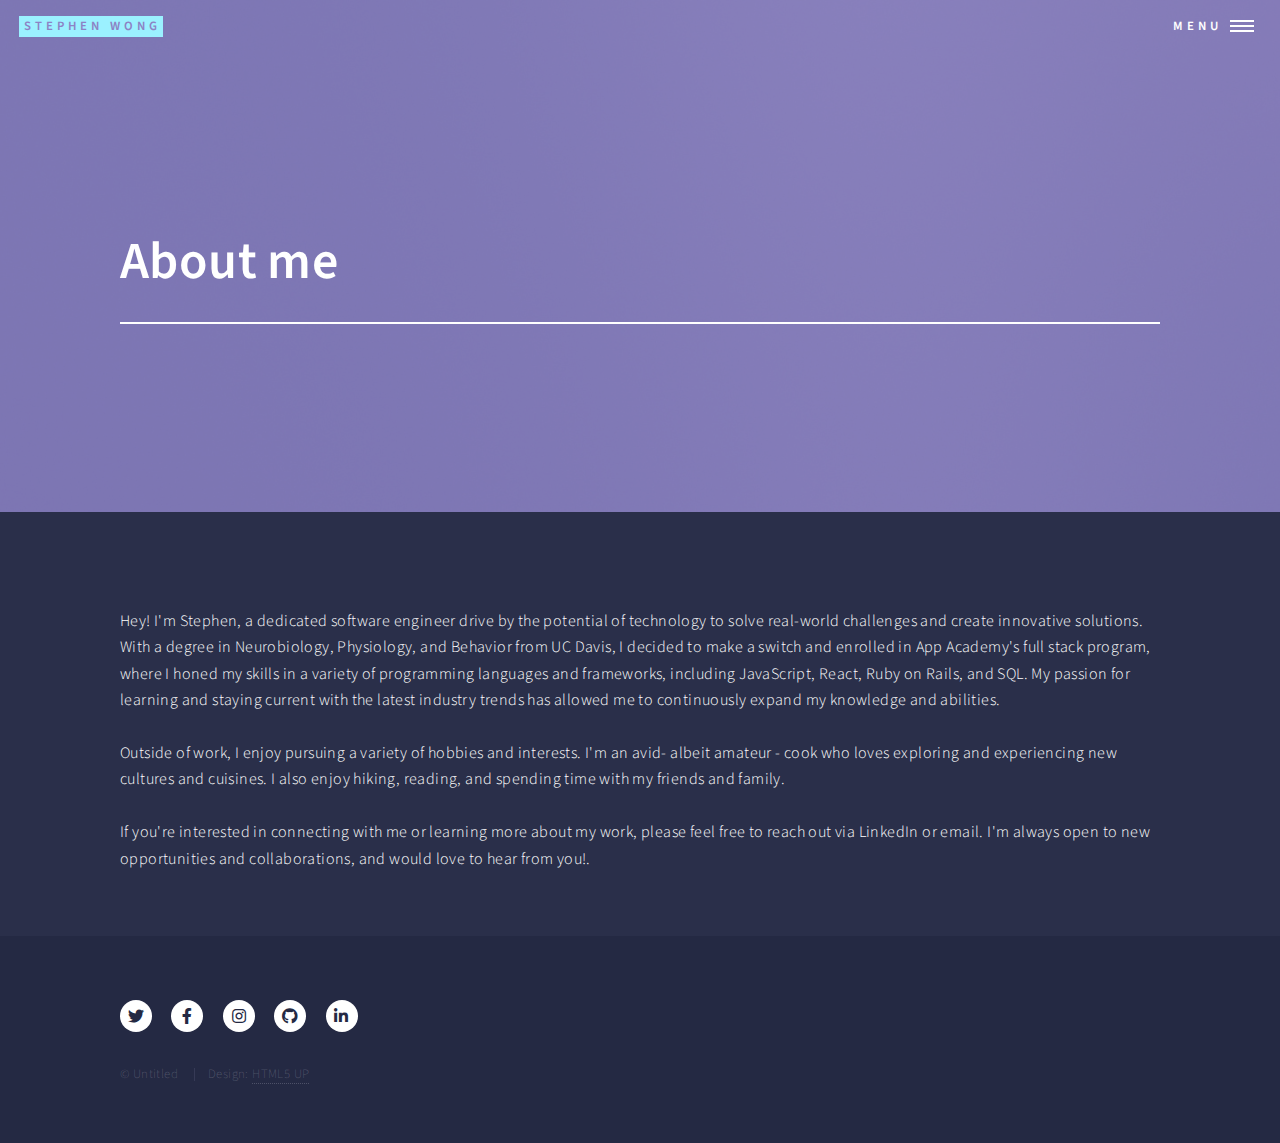
<file: landing.html>
<!DOCTYPE HTML>
<!--
	Forty by HTML5 UP
	html5up.net | @ajlkn
	Free for personal and commercial use under the CCA 3.0 license (html5up.net/license)
-->
<html>

<head>
	<title>Stephen Wong</title>
	<meta charset="utf-8" />
	<meta name="viewport" content="width=device-width, initial-scale=1, user-scalable=no" />
	<link rel="stylesheet" href="assets/css/main.css" />
	<noscript>
		<link rel="stylesheet" href="assets/css/noscript.css" />
	</noscript>
</head>

<body class="is-preload">

	<!-- Wrapper -->
	<div id="wrapper">

		<!-- Header -->
		<!-- Note: The "styleN" class below should match that of the banner element. -->
		<header id="header" class="alt style2">
			<a href="index.html" class="logo"><strong>Stephen Wong</strong></a>
			<nav>
				<a href="#menu">Menu</a>
			</nav>
		</header>

		<!-- Menu -->
		<nav id="menu">
			<ul class="links">
				<li><a href="index.html">Home</a></li>
				<li><a href="landing.html">Landing</a></li>
				<li><a href="generic.html">Generic</a></li>
				<li><a href="elements.html">Elements</a></li>
			</ul>
			<ul class="actions stacked">
				<li><a href="#" class="button primary fit">Get Started</a></li>
				<li><a href="#" class="button fit">Log In</a></li>
			</ul>
		</nav>

		<!-- Banner -->
		<!-- Note: The "styleN" class below should match that of the header element. -->
		<section id="banner" class="style2">
			<div class="inner">
				<span class="image">
					<img src="images/pic07.jpg" alt="" />
				</span>
				<header class="major">
					<h1>About me</h1>
				</header>
				<!-- <div class="content">
					<p>Lorem ipsum dolor sit amet nullam consequat<br />
						sed veroeros. tempus adipiscing nulla.</p>
				</div> -->
			</div>
		</section>

		<!-- Main -->
		<div id="main">

			<!-- One -->
			<section id="one">
				<div class="inner">
					<header class="major">
					</header>
					<p>Hey! I'm Stephen, a dedicated software engineer drive by the potential of technology to solve
						real-world challenges and create innovative solutions. With a degree in Neurobiology,
						Physiology, and Behavior from UC Davis, I decided to make a switch and enrolled in App Academy's
						full stack program, where I honed my skills in a variety of programming languages and
						frameworks, including JavaScript, React, Ruby on Rails, and SQL. My passion for learning and
						staying current with the latest industry trends has allowed me to continuously expand my
						knowledge and abilities.
						<br />
						<br />
						Outside of work, I enjoy pursuing a variety of hobbies and interests. I'm an avid- albeit
						amateur - cook who loves exploring and experiencing new cultures and cuisines. I also enjoy
						hiking, reading, and spending time with my friends and family.
						<br />
						<br />
						If you're interested in connecting with me or learning more about my work, please feel free to
						reach out via LinkedIn or email. I'm always open to new opportunities and collaborations, and
						would love to hear from you!.
					</p>
				</div>
			</section>

			<!-- Two -->


			<!-- Three -->

		</div>

		<!-- Contact -->

		<!-- Footer -->
		<footer id="footer">
			<div class="inner">
				<ul class="icons">
					<li><a href="#" class="icon brands alt fa-twitter"><span class="label">Twitter</span></a></li>
					<li><a href="#" class="icon brands alt fa-facebook-f"><span class="label">Facebook</span></a></li>
					<li><a href="#" class="icon brands alt fa-instagram"><span class="label">Instagram</span></a></li>
					<li><a href="#" class="icon brands alt fa-github"><span class="label">GitHub</span></a></li>
					<li><a href="#" class="icon brands alt fa-linkedin-in"><span class="label">LinkedIn</span></a></li>
				</ul>
				<ul class="copyright">
					<li>&copy; Untitled</li>
					<li>Design: <a href="https://html5up.net">HTML5 UP</a></li>
				</ul>
			</div>
		</footer>

	</div>

	<!-- Scripts -->
	<script src="assets/js/jquery.min.js"></script>
	<script src="assets/js/jquery.scrolly.min.js"></script>
	<script src="assets/js/jquery.scrollex.min.js"></script>
	<script src="assets/js/browser.min.js"></script>
	<script src="assets/js/breakpoints.min.js"></script>
	<script src="assets/js/util.js"></script>
	<script src="assets/js/main.js"></script>

</body>

</html>
</file>
<file: assets/css/noscript.css>
/*
	Forty by HTML5 UP
	html5up.net | @ajlkn
	Free for personal and commercial use under the CCA 3.0 license (html5up.net/license)
*/

/* Banner */

	body.is-preload #banner:after {
		opacity: 0.85;
	}

	body.is-preload #banner > .inner {
		-moz-filter: none;
		-webkit-filter: none;
		-ms-filter: none;
		filter: none;
		-moz-transform: none;
		-webkit-transform: none;
		-ms-transform: none;
		transform: none;
		opacity: 1;
	}
</file>
<file: assets/css/main.css>
@import url(fontawesome-all.min.css);
@import url("https://fonts.googleapis.com/css?family=Source+Sans+Pro:300,300italic,600,600italic");

/*
	Forty by HTML5 UP
	html5up.net | @ajlkn
	Free for personal and commercial use under the CCA 3.0 license (html5up.net/license)
*/

html,
body,
div,
span,
applet,
object,
iframe,
h1,
h2,
h3,
h4,
h5,
h6,
p,
blockquote,
pre,
a,
abbr,
acronym,
address,
big,
cite,
code,
del,
dfn,
em,
img,
ins,
kbd,
q,
s,
samp,
small,
strike,
strong,
sub,
sup,
tt,
var,
b,
u,
i,
center,
dl,
dt,
dd,
ol,
ul,
li,
fieldset,
form,
label,
legend,
table,
caption,
tbody,
tfoot,
thead,
tr,
th,
td,
article,
aside,
canvas,
details,
embed,
figure,
figcaption,
footer,
header,
hgroup,
menu,
nav,
output,
ruby,
section,
summary,
time,
mark,
audio,
video {
	margin: 0;
	padding: 0;
	border: 0;
	font-size: 100%;
	font: inherit;
	vertical-align: baseline;
}

article,
aside,
details,
figcaption,
figure,
footer,
header,
hgroup,
menu,
nav,
section {
	display: block;
}

body {
	line-height: 1;
}

ol,
ul {
	list-style: none;
}

blockquote,
q {
	quotes: none;
}

blockquote:before,
blockquote:after,
q:before,
q:after {
	content: '';
	content: none;
}

table {
	border-collapse: collapse;
	border-spacing: 0;
}

body {
	-webkit-text-size-adjust: none;
}

mark {
	background-color: transparent;
	color: inherit;
}

input::-moz-focus-inner {
	border: 0;
	padding: 0;
}

input,
select,
textarea {
	-moz-appearance: none;
	-webkit-appearance: none;
	-ms-appearance: none;
	appearance: none;
}

/* Basic */

@-ms-viewport {
	width: device-width;
}

body {
	-ms-overflow-style: scrollbar;
}

@media screen and (max-width: 480px) {

	html,
	body {
		min-width: 320px;
	}

}

html {
	box-sizing: border-box;
}

*,
*:before,
*:after {
	box-sizing: inherit;
}

body {
	background: #242943;
}

body.is-preload *,
body.is-preload *:before,
body.is-preload *:after {
	-moz-animation: none !important;
	-webkit-animation: none !important;
	-ms-animation: none !important;
	animation: none !important;
	-moz-transition: none !important;
	-webkit-transition: none !important;
	-ms-transition: none !important;
	transition: none !important;
}

/* Type */

body,
input,
select,
textarea {
	color: #ffffff;
	font-family: "Source Sans Pro", Helvetica, sans-serif;
	font-size: 17pt;
	font-weight: 300;
	letter-spacing: 0.025em;
	line-height: 1.65;
}

@media screen and (max-width: 1680px) {

	body,
	input,
	select,
	textarea {
		font-size: 14pt;
	}

}

@media screen and (max-width: 1280px) {

	body,
	input,
	select,
	textarea {
		font-size: 12pt;
	}

}

@media screen and (max-width: 360px) {

	body,
	input,
	select,
	textarea {
		font-size: 11pt;
	}

}

a {
	-moz-transition: color 0.2s ease-in-out, border-bottom-color 0.2s ease-in-out;
	-webkit-transition: color 0.2s ease-in-out, border-bottom-color 0.2s ease-in-out;
	-ms-transition: color 0.2s ease-in-out, border-bottom-color 0.2s ease-in-out;
	transition: color 0.2s ease-in-out, border-bottom-color 0.2s ease-in-out;
	border-bottom: dotted 1px;
	color: inherit;
	text-decoration: none;
}

a:hover {
	border-bottom-color: transparent;
	color: #9bf1ff !important;
}

a:active {
	color: #53e3fb !important;
}

strong,
b {
	color: #ffffff;
	font-weight: 600;
}

em,
i {
	font-style: italic;
}

p {
	margin: 0 0 2em 0;
}

h1,
h2,
h3,
h4,
h5,
h6 {
	color: #ffffff;
	font-weight: 600;
	line-height: 1.65;
	margin: 0 0 1em 0;
}


h1 a,
h2 a,
h3 a,
h4 a,
h5 a,
h6 a {
	color: inherit;
	border-bottom: 0;
	outline-color: black;
	outline-width: 1px;
}

h1 {
	font-size: 2.5em;
}

h2 {
	font-size: 1.75em;
}

h3 {
	font-size: 1.35em;
}

h4 {
	font-size: 1.1em;
}

h5 {
	font-size: 0.9em;
}

h6 {
	font-size: 0.7em;
}

@media screen and (max-width: 736px) {

	h1 {
		font-size: 2em;
	}

	h2 {
		font-size: 1.5em;
	}

	h3 {
		font-size: 1.25em;
	}

}

sub {
	font-size: 0.8em;
	position: relative;
	top: 0.5em;
}

sup {
	font-size: 0.8em;
	position: relative;
	top: -0.5em;
}

blockquote {
	border-left: solid 4px rgba(212, 212, 255, 0.1);
	font-style: italic;
	margin: 0 0 2em 0;
	padding: 0.5em 0 0.5em 2em;
}

code {
	background: rgba(212, 212, 255, 0.035);
	font-family: "Courier New", monospace;
	font-size: 0.9em;
	margin: 0 0.25em;
	padding: 0.25em 0.65em;
}

pre {
	-webkit-overflow-scrolling: touch;
	font-family: "Courier New", monospace;
	font-size: 0.9em;
	margin: 0 0 2em 0;
}

pre code {
	display: block;
	line-height: 1.75;
	padding: 1em 1.5em;
	overflow-x: auto;
}

hr {
	border: 0;
	border-bottom: solid 1px rgba(212, 212, 255, 0.1);
	margin: 2em 0;
}

hr.major {
	margin: 3em 0;
}

.align-left {
	text-align: left;
}

.align-center {
	text-align: center;
}

.align-right {
	text-align: right;
}

/* Row */

.row {
	display: flex;
	flex-wrap: wrap;
	box-sizing: border-box;
	align-items: stretch;
}

.row>* {
	box-sizing: border-box;
}

.row.gtr-uniform>*> :last-child {
	margin-bottom: 0;
}

.row.aln-left {
	justify-content: flex-start;
}

.row.aln-center {
	justify-content: center;
}

.row.aln-right {
	justify-content: flex-end;
}

.row.aln-top {
	align-items: flex-start;
}

.row.aln-middle {
	align-items: center;
}

.row.aln-bottom {
	align-items: flex-end;
}

.row>.imp {
	order: -1;
}

.row>.col-1 {
	width: 8.33333%;
}

.row>.off-1 {
	margin-left: 8.33333%;
}

.row>.col-2 {
	width: 16.66667%;
}

.row>.off-2 {
	margin-left: 16.66667%;
}

.row>.col-3 {
	width: 25%;
}

.row>.off-3 {
	margin-left: 25%;
}

.row>.col-4 {
	width: 33.33333%;
}

.row>.off-4 {
	margin-left: 33.33333%;
}

.row>.col-5 {
	width: 41.66667%;
}

.row>.off-5 {
	margin-left: 41.66667%;
}

.row>.col-6 {
	width: 50%;
}

.row>.off-6 {
	margin-left: 50%;
}

.row>.col-7 {
	width: 58.33333%;
}

.row>.off-7 {
	margin-left: 58.33333%;
}

.row>.col-8 {
	width: 66.66667%;
}

.row>.off-8 {
	margin-left: 66.66667%;
}

.row>.col-9 {
	width: 75%;
}

.row>.off-9 {
	margin-left: 75%;
}

.row>.col-10 {
	width: 83.33333%;
}

.row>.off-10 {
	margin-left: 83.33333%;
}

.row>.col-11 {
	width: 91.66667%;
}

.row>.off-11 {
	margin-left: 91.66667%;
}

.row>.col-12 {
	width: 100%;
}

.row>.off-12 {
	margin-left: 100%;
}

.row.gtr-0 {
	margin-top: 0;
	margin-left: 0em;
}

.row.gtr-0>* {
	padding: 0 0 0 0em;
}

.row.gtr-0.gtr-uniform {
	margin-top: 0em;
}

.row.gtr-0.gtr-uniform>* {
	padding-top: 0em;
}

.row.gtr-25 {
	margin-top: 0;
	margin-left: -0.5em;
}

.row.gtr-25>* {
	padding: 0 0 0 0.5em;
}

.row.gtr-25.gtr-uniform {
	margin-top: -0.5em;
}

.row.gtr-25.gtr-uniform>* {
	padding-top: 0.5em;
}

.row.gtr-50 {
	margin-top: 0;
	margin-left: -1em;
}

.row.gtr-50>* {
	padding: 0 0 0 1em;
}

.row.gtr-50.gtr-uniform {
	margin-top: -1em;
}

.row.gtr-50.gtr-uniform>* {
	padding-top: 1em;
}

.row {
	margin-top: 0;
	margin-left: -2em;
}

.row>* {
	padding: 0 0 0 2em;
}

.row.gtr-uniform {
	margin-top: -2em;
}

.row.gtr-uniform>* {
	padding-top: 2em;
}

.row.gtr-150 {
	margin-top: 0;
	margin-left: -3em;
}

.row.gtr-150>* {
	padding: 0 0 0 3em;
}

.row.gtr-150.gtr-uniform {
	margin-top: -3em;
}

.row.gtr-150.gtr-uniform>* {
	padding-top: 3em;
}

.row.gtr-200 {
	margin-top: 0;
	margin-left: -4em;
}

.row.gtr-200>* {
	padding: 0 0 0 4em;
}

.row.gtr-200.gtr-uniform {
	margin-top: -4em;
}

.row.gtr-200.gtr-uniform>* {
	padding-top: 4em;
}

@media screen and (max-width: 1680px) {

	.row {
		display: flex;
		flex-wrap: wrap;
		box-sizing: border-box;
		align-items: stretch;
	}

	.row>* {
		box-sizing: border-box;
	}

	.row.gtr-uniform>*> :last-child {
		margin-bottom: 0;
	}

	.row.aln-left {
		justify-content: flex-start;
	}

	.row.aln-center {
		justify-content: center;
	}

	.row.aln-right {
		justify-content: flex-end;
	}

	.row.aln-top {
		align-items: flex-start;
	}

	.row.aln-middle {
		align-items: center;
	}

	.row.aln-bottom {
		align-items: flex-end;
	}

	.row>.imp-xlarge {
		order: -1;
	}

	.row>.col-1-xlarge {
		width: 8.33333%;
	}

	.row>.off-1-xlarge {
		margin-left: 8.33333%;
	}

	.row>.col-2-xlarge {
		width: 16.66667%;
	}

	.row>.off-2-xlarge {
		margin-left: 16.66667%;
	}

	.row>.col-3-xlarge {
		width: 25%;
	}

	.row>.off-3-xlarge {
		margin-left: 25%;
	}

	.row>.col-4-xlarge {
		width: 33.33333%;
	}

	.row>.off-4-xlarge {
		margin-left: 33.33333%;
	}

	.row>.col-5-xlarge {
		width: 41.66667%;
	}

	.row>.off-5-xlarge {
		margin-left: 41.66667%;
	}

	.row>.col-6-xlarge {
		width: 50%;
	}

	.row>.off-6-xlarge {
		margin-left: 50%;
	}

	.row>.col-7-xlarge {
		width: 58.33333%;
	}

	.row>.off-7-xlarge {
		margin-left: 58.33333%;
	}

	.row>.col-8-xlarge {
		width: 66.66667%;
	}

	.row>.off-8-xlarge {
		margin-left: 66.66667%;
	}

	.row>.col-9-xlarge {
		width: 75%;
	}

	.row>.off-9-xlarge {
		margin-left: 75%;
	}

	.row>.col-10-xlarge {
		width: 83.33333%;
	}

	.row>.off-10-xlarge {
		margin-left: 83.33333%;
	}

	.row>.col-11-xlarge {
		width: 91.66667%;
	}

	.row>.off-11-xlarge {
		margin-left: 91.66667%;
	}

	.row>.col-12-xlarge {
		width: 100%;
	}

	.row>.off-12-xlarge {
		margin-left: 100%;
	}

	.row.gtr-0 {
		margin-top: 0;
		margin-left: 0em;
	}

	.row.gtr-0>* {
		padding: 0 0 0 0em;
	}

	.row.gtr-0.gtr-uniform {
		margin-top: 0em;
	}

	.row.gtr-0.gtr-uniform>* {
		padding-top: 0em;
	}

	.row.gtr-25 {
		margin-top: 0;
		margin-left: -0.5em;
	}

	.row.gtr-25>* {
		padding: 0 0 0 0.5em;
	}

	.row.gtr-25.gtr-uniform {
		margin-top: -0.5em;
	}

	.row.gtr-25.gtr-uniform>* {
		padding-top: 0.5em;
	}

	.row.gtr-50 {
		margin-top: 0;
		margin-left: -1em;
	}

	.row.gtr-50>* {
		padding: 0 0 0 1em;
	}

	.row.gtr-50.gtr-uniform {
		margin-top: -1em;
	}

	.row.gtr-50.gtr-uniform>* {
		padding-top: 1em;
	}

	.row {
		margin-top: 0;
		margin-left: -2em;
	}

	.row>* {
		padding: 0 0 0 2em;
	}

	.row.gtr-uniform {
		margin-top: -2em;
	}

	.row.gtr-uniform>* {
		padding-top: 2em;
	}

	.row.gtr-150 {
		margin-top: 0;
		margin-left: -3em;
	}

	.row.gtr-150>* {
		padding: 0 0 0 3em;
	}

	.row.gtr-150.gtr-uniform {
		margin-top: -3em;
	}

	.row.gtr-150.gtr-uniform>* {
		padding-top: 3em;
	}

	.row.gtr-200 {
		margin-top: 0;
		margin-left: -4em;
	}

	.row.gtr-200>* {
		padding: 0 0 0 4em;
	}

	.row.gtr-200.gtr-uniform {
		margin-top: -4em;
	}

	.row.gtr-200.gtr-uniform>* {
		padding-top: 4em;
	}

}

@media screen and (max-width: 1280px) {

	.row {
		display: flex;
		flex-wrap: wrap;
		box-sizing: border-box;
		align-items: stretch;
	}

	.row>* {
		box-sizing: border-box;
	}

	.row.gtr-uniform>*> :last-child {
		margin-bottom: 0;
	}

	.row.aln-left {
		justify-content: flex-start;
	}

	.row.aln-center {
		justify-content: center;
	}

	.row.aln-right {
		justify-content: flex-end;
	}

	.row.aln-top {
		align-items: flex-start;
	}

	.row.aln-middle {
		align-items: center;
	}

	.row.aln-bottom {
		align-items: flex-end;
	}

	.row>.imp-large {
		order: -1;
	}

	.row>.col-1-large {
		width: 8.33333%;
	}

	.row>.off-1-large {
		margin-left: 8.33333%;
	}

	.row>.col-2-large {
		width: 16.66667%;
	}

	.row>.off-2-large {
		margin-left: 16.66667%;
	}

	.row>.col-3-large {
		width: 25%;
	}

	.row>.off-3-large {
		margin-left: 25%;
	}

	.row>.col-4-large {
		width: 33.33333%;
	}

	.row>.off-4-large {
		margin-left: 33.33333%;
	}

	.row>.col-5-large {
		width: 41.66667%;
	}

	.row>.off-5-large {
		margin-left: 41.66667%;
	}

	.row>.col-6-large {
		width: 50%;
	}

	.row>.off-6-large {
		margin-left: 50%;
	}

	.row>.col-7-large {
		width: 58.33333%;
	}

	.row>.off-7-large {
		margin-left: 58.33333%;
	}

	.row>.col-8-large {
		width: 66.66667%;
	}

	.row>.off-8-large {
		margin-left: 66.66667%;
	}

	.row>.col-9-large {
		width: 75%;
	}

	.row>.off-9-large {
		margin-left: 75%;
	}

	.row>.col-10-large {
		width: 83.33333%;
	}

	.row>.off-10-large {
		margin-left: 83.33333%;
	}

	.row>.col-11-large {
		width: 91.66667%;
	}

	.row>.off-11-large {
		margin-left: 91.66667%;
	}

	.row>.col-12-large {
		width: 100%;
	}

	.row>.off-12-large {
		margin-left: 100%;
	}

	.row.gtr-0 {
		margin-top: 0;
		margin-left: 0em;
	}

	.row.gtr-0>* {
		padding: 0 0 0 0em;
	}

	.row.gtr-0.gtr-uniform {
		margin-top: 0em;
	}

	.row.gtr-0.gtr-uniform>* {
		padding-top: 0em;
	}

	.row.gtr-25 {
		margin-top: 0;
		margin-left: -0.375em;
	}

	.row.gtr-25>* {
		padding: 0 0 0 0.375em;
	}

	.row.gtr-25.gtr-uniform {
		margin-top: -0.375em;
	}

	.row.gtr-25.gtr-uniform>* {
		padding-top: 0.375em;
	}

	.row.gtr-50 {
		margin-top: 0;
		margin-left: -0.75em;
	}

	.row.gtr-50>* {
		padding: 0 0 0 0.75em;
	}

	.row.gtr-50.gtr-uniform {
		margin-top: -0.75em;
	}

	.row.gtr-50.gtr-uniform>* {
		padding-top: 0.75em;
	}

	.row {
		margin-top: 0;
		margin-left: -1.5em;
	}

	.row>* {
		padding: 0 0 0 1.5em;
	}

	.row.gtr-uniform {
		margin-top: -1.5em;
	}

	.row.gtr-uniform>* {
		padding-top: 1.5em;
	}

	.row.gtr-150 {
		margin-top: 0;
		margin-left: -2.25em;
	}

	.row.gtr-150>* {
		padding: 0 0 0 2.25em;
	}

	.row.gtr-150.gtr-uniform {
		margin-top: -2.25em;
	}

	.row.gtr-150.gtr-uniform>* {
		padding-top: 2.25em;
	}

	.row.gtr-200 {
		margin-top: 0;
		margin-left: -3em;
	}

	.row.gtr-200>* {
		padding: 0 0 0 3em;
	}

	.row.gtr-200.gtr-uniform {
		margin-top: -3em;
	}

	.row.gtr-200.gtr-uniform>* {
		padding-top: 3em;
	}

}

@media screen and (max-width: 980px) {

	.row {
		display: flex;
		flex-wrap: wrap;
		box-sizing: border-box;
		align-items: stretch;
	}

	.row>* {
		box-sizing: border-box;
	}

	.row.gtr-uniform>*> :last-child {
		margin-bottom: 0;
	}

	.row.aln-left {
		justify-content: flex-start;
	}

	.row.aln-center {
		justify-content: center;
	}

	.row.aln-right {
		justify-content: flex-end;
	}

	.row.aln-top {
		align-items: flex-start;
	}

	.row.aln-middle {
		align-items: center;
	}

	.row.aln-bottom {
		align-items: flex-end;
	}

	.row>.imp-medium {
		order: -1;
	}

	.row>.col-1-medium {
		width: 8.33333%;
	}

	.row>.off-1-medium {
		margin-left: 8.33333%;
	}

	.row>.col-2-medium {
		width: 16.66667%;
	}

	.row>.off-2-medium {
		margin-left: 16.66667%;
	}

	.row>.col-3-medium {
		width: 25%;
	}

	.row>.off-3-medium {
		margin-left: 25%;
	}

	.row>.col-4-medium {
		width: 33.33333%;
	}

	.row>.off-4-medium {
		margin-left: 33.33333%;
	}

	.row>.col-5-medium {
		width: 41.66667%;
	}

	.row>.off-5-medium {
		margin-left: 41.66667%;
	}

	.row>.col-6-medium {
		width: 50%;
	}

	.row>.off-6-medium {
		margin-left: 50%;
	}

	.row>.col-7-medium {
		width: 58.33333%;
	}

	.row>.off-7-medium {
		margin-left: 58.33333%;
	}

	.row>.col-8-medium {
		width: 66.66667%;
	}

	.row>.off-8-medium {
		margin-left: 66.66667%;
	}

	.row>.col-9-medium {
		width: 75%;
	}

	.row>.off-9-medium {
		margin-left: 75%;
	}

	.row>.col-10-medium {
		width: 83.33333%;
	}

	.row>.off-10-medium {
		margin-left: 83.33333%;
	}

	.row>.col-11-medium {
		width: 91.66667%;
	}

	.row>.off-11-medium {
		margin-left: 91.66667%;
	}

	.row>.col-12-medium {
		width: 100%;
	}

	.row>.off-12-medium {
		margin-left: 100%;
	}

	.row.gtr-0 {
		margin-top: 0;
		margin-left: 0em;
	}

	.row.gtr-0>* {
		padding: 0 0 0 0em;
	}

	.row.gtr-0.gtr-uniform {
		margin-top: 0em;
	}

	.row.gtr-0.gtr-uniform>* {
		padding-top: 0em;
	}

	.row.gtr-25 {
		margin-top: 0;
		margin-left: -0.375em;
	}

	.row.gtr-25>* {
		padding: 0 0 0 0.375em;
	}

	.row.gtr-25.gtr-uniform {
		margin-top: -0.375em;
	}

	.row.gtr-25.gtr-uniform>* {
		padding-top: 0.375em;
	}

	.row.gtr-50 {
		margin-top: 0;
		margin-left: -0.75em;
	}

	.row.gtr-50>* {
		padding: 0 0 0 0.75em;
	}

	.row.gtr-50.gtr-uniform {
		margin-top: -0.75em;
	}

	.row.gtr-50.gtr-uniform>* {
		padding-top: 0.75em;
	}

	.row {
		margin-top: 0;
		margin-left: -1.5em;
	}

	.row>* {
		padding: 0 0 0 1.5em;
	}

	.row.gtr-uniform {
		margin-top: -1.5em;
	}

	.row.gtr-uniform>* {
		padding-top: 1.5em;
	}

	.row.gtr-150 {
		margin-top: 0;
		margin-left: -2.25em;
	}

	.row.gtr-150>* {
		padding: 0 0 0 2.25em;
	}

	.row.gtr-150.gtr-uniform {
		margin-top: -2.25em;
	}

	.row.gtr-150.gtr-uniform>* {
		padding-top: 2.25em;
	}

	.row.gtr-200 {
		margin-top: 0;
		margin-left: -3em;
	}

	.row.gtr-200>* {
		padding: 0 0 0 3em;
	}

	.row.gtr-200.gtr-uniform {
		margin-top: -3em;
	}

	.row.gtr-200.gtr-uniform>* {
		padding-top: 3em;
	}

}

@media screen and (max-width: 736px) {

	.row {
		display: flex;
		flex-wrap: wrap;
		box-sizing: border-box;
		align-items: stretch;
	}

	.row>* {
		box-sizing: border-box;
	}

	.row.gtr-uniform>*> :last-child {
		margin-bottom: 0;
	}

	.row.aln-left {
		justify-content: flex-start;
	}

	.row.aln-center {
		justify-content: center;
	}

	.row.aln-right {
		justify-content: flex-end;
	}

	.row.aln-top {
		align-items: flex-start;
	}

	.row.aln-middle {
		align-items: center;
	}

	.row.aln-bottom {
		align-items: flex-end;
	}

	.row>.imp-small {
		order: -1;
	}

	.row>.col-1-small {
		width: 8.33333%;
	}

	.row>.off-1-small {
		margin-left: 8.33333%;
	}

	.row>.col-2-small {
		width: 16.66667%;
	}

	.row>.off-2-small {
		margin-left: 16.66667%;
	}

	.row>.col-3-small {
		width: 25%;
	}

	.row>.off-3-small {
		margin-left: 25%;
	}

	.row>.col-4-small {
		width: 33.33333%;
	}

	.row>.off-4-small {
		margin-left: 33.33333%;
	}

	.row>.col-5-small {
		width: 41.66667%;
	}

	.row>.off-5-small {
		margin-left: 41.66667%;
	}

	.row>.col-6-small {
		width: 50%;
	}

	.row>.off-6-small {
		margin-left: 50%;
	}

	.row>.col-7-small {
		width: 58.33333%;
	}

	.row>.off-7-small {
		margin-left: 58.33333%;
	}

	.row>.col-8-small {
		width: 66.66667%;
	}

	.row>.off-8-small {
		margin-left: 66.66667%;
	}

	.row>.col-9-small {
		width: 75%;
	}

	.row>.off-9-small {
		margin-left: 75%;
	}

	.row>.col-10-small {
		width: 83.33333%;
	}

	.row>.off-10-small {
		margin-left: 83.33333%;
	}

	.row>.col-11-small {
		width: 91.66667%;
	}

	.row>.off-11-small {
		margin-left: 91.66667%;
	}

	.row>.col-12-small {
		width: 100%;
	}

	.row>.off-12-small {
		margin-left: 100%;
	}

	.row.gtr-0 {
		margin-top: 0;
		margin-left: 0em;
	}

	.row.gtr-0>* {
		padding: 0 0 0 0em;
	}

	.row.gtr-0.gtr-uniform {
		margin-top: 0em;
	}

	.row.gtr-0.gtr-uniform>* {
		padding-top: 0em;
	}

	.row.gtr-25 {
		margin-top: 0;
		margin-left: -0.3125em;
	}

	.row.gtr-25>* {
		padding: 0 0 0 0.3125em;
	}

	.row.gtr-25.gtr-uniform {
		margin-top: -0.3125em;
	}

	.row.gtr-25.gtr-uniform>* {
		padding-top: 0.3125em;
	}

	.row.gtr-50 {
		margin-top: 0;
		margin-left: -0.625em;
	}

	.row.gtr-50>* {
		padding: 0 0 0 0.625em;
	}

	.row.gtr-50.gtr-uniform {
		margin-top: -0.625em;
	}

	.row.gtr-50.gtr-uniform>* {
		padding-top: 0.625em;
	}

	.row {
		margin-top: 0;
		margin-left: -1.25em;
	}

	.row>* {
		padding: 0 0 0 1.25em;
	}

	.row.gtr-uniform {
		margin-top: -1.25em;
	}

	.row.gtr-uniform>* {
		padding-top: 1.25em;
	}

	.row.gtr-150 {
		margin-top: 0;
		margin-left: -1.875em;
	}

	.row.gtr-150>* {
		padding: 0 0 0 1.875em;
	}

	.row.gtr-150.gtr-uniform {
		margin-top: -1.875em;
	}

	.row.gtr-150.gtr-uniform>* {
		padding-top: 1.875em;
	}

	.row.gtr-200 {
		margin-top: 0;
		margin-left: -2.5em;
	}

	.row.gtr-200>* {
		padding: 0 0 0 2.5em;
	}

	.row.gtr-200.gtr-uniform {
		margin-top: -2.5em;
	}

	.row.gtr-200.gtr-uniform>* {
		padding-top: 2.5em;
	}

}

@media screen and (max-width: 480px) {

	.row {
		display: flex;
		flex-wrap: wrap;
		box-sizing: border-box;
		align-items: stretch;
	}

	.row>* {
		box-sizing: border-box;
	}

	.row.gtr-uniform>*> :last-child {
		margin-bottom: 0;
	}

	.row.aln-left {
		justify-content: flex-start;
	}

	.row.aln-center {
		justify-content: center;
	}

	.row.aln-right {
		justify-content: flex-end;
	}

	.row.aln-top {
		align-items: flex-start;
	}

	.row.aln-middle {
		align-items: center;
	}

	.row.aln-bottom {
		align-items: flex-end;
	}

	.row>.imp-xsmall {
		order: -1;
	}

	.row>.col-1-xsmall {
		width: 8.33333%;
	}

	.row>.off-1-xsmall {
		margin-left: 8.33333%;
	}

	.row>.col-2-xsmall {
		width: 16.66667%;
	}

	.row>.off-2-xsmall {
		margin-left: 16.66667%;
	}

	.row>.col-3-xsmall {
		width: 25%;
	}

	.row>.off-3-xsmall {
		margin-left: 25%;
	}

	.row>.col-4-xsmall {
		width: 33.33333%;
	}

	.row>.off-4-xsmall {
		margin-left: 33.33333%;
	}

	.row>.col-5-xsmall {
		width: 41.66667%;
	}

	.row>.off-5-xsmall {
		margin-left: 41.66667%;
	}

	.row>.col-6-xsmall {
		width: 50%;
	}

	.row>.off-6-xsmall {
		margin-left: 50%;
	}

	.row>.col-7-xsmall {
		width: 58.33333%;
	}

	.row>.off-7-xsmall {
		margin-left: 58.33333%;
	}

	.row>.col-8-xsmall {
		width: 66.66667%;
	}

	.row>.off-8-xsmall {
		margin-left: 66.66667%;
	}

	.row>.col-9-xsmall {
		width: 75%;
	}

	.row>.off-9-xsmall {
		margin-left: 75%;
	}

	.row>.col-10-xsmall {
		width: 83.33333%;
	}

	.row>.off-10-xsmall {
		margin-left: 83.33333%;
	}

	.row>.col-11-xsmall {
		width: 91.66667%;
	}

	.row>.off-11-xsmall {
		margin-left: 91.66667%;
	}

	.row>.col-12-xsmall {
		width: 100%;
	}

	.row>.off-12-xsmall {
		margin-left: 100%;
	}

	.row.gtr-0 {
		margin-top: 0;
		margin-left: 0em;
	}

	.row.gtr-0>* {
		padding: 0 0 0 0em;
	}

	.row.gtr-0.gtr-uniform {
		margin-top: 0em;
	}

	.row.gtr-0.gtr-uniform>* {
		padding-top: 0em;
	}

	.row.gtr-25 {
		margin-top: 0;
		margin-left: -0.3125em;
	}

	.row.gtr-25>* {
		padding: 0 0 0 0.3125em;
	}

	.row.gtr-25.gtr-uniform {
		margin-top: -0.3125em;
	}

	.row.gtr-25.gtr-uniform>* {
		padding-top: 0.3125em;
	}

	.row.gtr-50 {
		margin-top: 0;
		margin-left: -0.625em;
	}

	.row.gtr-50>* {
		padding: 0 0 0 0.625em;
	}

	.row.gtr-50.gtr-uniform {
		margin-top: -0.625em;
	}

	.row.gtr-50.gtr-uniform>* {
		padding-top: 0.625em;
	}

	.row {
		margin-top: 0;
		margin-left: -1.25em;
	}

	.row>* {
		padding: 0 0 0 1.25em;
	}

	.row.gtr-uniform {
		margin-top: -1.25em;
	}

	.row.gtr-uniform>* {
		padding-top: 1.25em;
	}

	.row.gtr-150 {
		margin-top: 0;
		margin-left: -1.875em;
	}

	.row.gtr-150>* {
		padding: 0 0 0 1.875em;
	}

	.row.gtr-150.gtr-uniform {
		margin-top: -1.875em;
	}

	.row.gtr-150.gtr-uniform>* {
		padding-top: 1.875em;
	}

	.row.gtr-200 {
		margin-top: 0;
		margin-left: -2.5em;
	}

	.row.gtr-200>* {
		padding: 0 0 0 2.5em;
	}

	.row.gtr-200.gtr-uniform {
		margin-top: -2.5em;
	}

	.row.gtr-200.gtr-uniform>* {
		padding-top: 2.5em;
	}

}

/* Section/Article */

section.special,
article.special {
	text-align: center;
}

header.major {
	width: -moz-max-content;
	width: -webkit-max-content;
	width: -ms-max-content;
	width: max-content;
	margin-bottom: 2em;
}

header.major> :first-child {
	margin-bottom: 0;
	width: calc(100% + 0.5em);
}

header.major> :first-child:after {
	content: '';
	background-color: #ffffff;
	display: block;
	height: 2px;
	margin: 0.325em 0 0.5em 0;
	width: 100%;
}

header.major>p {
	font-size: 0.7em;
	font-weight: 600;
	letter-spacing: 0.25em;
	margin-bottom: 0;
	text-transform: uppercase;
}

body.is-ie header.major> :first-child:after {
	max-width: 9em;
}

body.is-ie header.major>h1:after {
	max-width: 100% !important;
}

@media screen and (max-width: 736px) {

	header.major>p br {
		display: none;
	}

}

/* Form */

form {
	margin: 0 0 2em 0;
}

form> :last-child {
	margin-bottom: 0;
}

form>.fields {
	display: -moz-flex;
	display: -webkit-flex;
	display: -ms-flex;
	display: flex;
	-moz-flex-wrap: wrap;
	-webkit-flex-wrap: wrap;
	-ms-flex-wrap: wrap;
	flex-wrap: wrap;
	width: calc(100% + 3em);
	margin: -1.5em 0 2em -1.5em;
}

form>.fields>.field {
	-moz-flex-grow: 0;
	-webkit-flex-grow: 0;
	-ms-flex-grow: 0;
	flex-grow: 0;
	-moz-flex-shrink: 0;
	-webkit-flex-shrink: 0;
	-ms-flex-shrink: 0;
	flex-shrink: 0;
	padding: 1.5em 0 0 1.5em;
	width: calc(100% - 1.5em);
}

form>.fields>.field.half {
	width: calc(50% - 0.75em);
}

form>.fields>.field.third {
	width: calc(100%/3 - 0.5em);
}

form>.fields>.field.quarter {
	width: calc(25% - 0.375em);
}

@media screen and (max-width: 480px) {

	form>.fields {
		width: calc(100% + 3em);
		margin: -1.5em 0 2em -1.5em;
	}

	form>.fields>.field {
		padding: 1.5em 0 0 1.5em;
		width: calc(100% - 1.5em);
	}

	form>.fields>.field.half {
		width: calc(100% - 1.5em);
	}

	form>.fields>.field.third {
		width: calc(100% - 1.5em);
	}

	form>.fields>.field.quarter {
		width: calc(100% - 1.5em);
	}

}

label {
	color: #ffffff;
	display: block;
	font-size: 0.8em;
	font-weight: 600;
	letter-spacing: 0.25em;
	margin: 0 0 1em 0;
	text-transform: uppercase;
}

input[type="text"],
input[type="password"],
input[type="email"],
input[type="tel"],
input[type="search"],
input[type="url"],
select,
textarea {
	-moz-appearance: none;
	-webkit-appearance: none;
	-ms-appearance: none;
	appearance: none;
	background: rgba(212, 212, 255, 0.035);
	border: none;
	border-radius: 0;
	color: inherit;
	display: block;
	outline: 0;
	padding: 0 1em;
	text-decoration: none;
	width: 100%;
}

input[type="text"]:invalid,
input[type="password"]:invalid,
input[type="email"]:invalid,
input[type="tel"]:invalid,
input[type="search"]:invalid,
input[type="url"]:invalid,
select:invalid,
textarea:invalid {
	box-shadow: none;
}

input[type="text"]:focus,
input[type="password"]:focus,
input[type="email"]:focus,
input[type="tel"]:focus,
input[type="search"]:focus,
input[type="url"]:focus,
select:focus,
textarea:focus {
	border-color: #9bf1ff;
	box-shadow: 0 0 0 2px #9bf1ff;
}

select {
	background-image: url("data:image/svg+xml;charset=utf8,%3Csvg xmlns='http://www.w3.org/2000/svg' width='40' height='40' preserveAspectRatio='none' viewBox='0 0 40 40'%3E%3Cpath d='M9.4,12.3l10.4,10.4l10.4-10.4c0.2-0.2,0.5-0.4,0.9-0.4c0.3,0,0.6,0.1,0.9,0.4l3.3,3.3c0.2,0.2,0.4,0.5,0.4,0.9 c0,0.4-0.1,0.6-0.4,0.9L20.7,31.9c-0.2,0.2-0.5,0.4-0.9,0.4c-0.3,0-0.6-0.1-0.9-0.4L4.3,17.3c-0.2-0.2-0.4-0.5-0.4-0.9 c0-0.4,0.1-0.6,0.4-0.9l3.3-3.3c0.2-0.2,0.5-0.4,0.9-0.4S9.1,12.1,9.4,12.3z' fill='rgba(212, 212, 255, 0.1)' /%3E%3C/svg%3E");
	background-size: 1.25rem;
	background-repeat: no-repeat;
	background-position: calc(100% - 1rem) center;
	height: 2.75em;
	padding-right: 2.75em;
	text-overflow: ellipsis;
}

select option {
	color: #ffffff;
	background: #242943;
}

select:focus::-ms-value {
	background-color: transparent;
}

select::-ms-expand {
	display: none;
}

input[type="text"],
input[type="password"],
input[type="email"],
input[type="tel"],
input[type="search"],
input[type="url"],
select {
	height: 2.75em;
}

textarea {
	padding: 0.75em 1em;
}

input[type="checkbox"],
input[type="radio"] {
	-moz-appearance: none;
	-webkit-appearance: none;
	-ms-appearance: none;
	appearance: none;
	display: block;
	float: left;
	margin-right: -2em;
	opacity: 0;
	width: 1em;
	z-index: -1;
}

input[type="checkbox"]+label,
input[type="radio"]+label {
	text-decoration: none;
	color: #ffffff;
	cursor: pointer;
	display: inline-block;
	font-weight: 300;
	padding-left: 2.65em;
	padding-right: 0.75em;
	position: relative;
}

input[type="checkbox"]+label:before,
input[type="radio"]+label:before {
	-moz-osx-font-smoothing: grayscale;
	-webkit-font-smoothing: antialiased;
	display: inline-block;
	font-style: normal;
	font-variant: normal;
	text-rendering: auto;
	line-height: 1;
	text-transform: none !important;
	font-family: 'Font Awesome 5 Free';
	font-weight: 900;
}

input[type="checkbox"]+label:before,
input[type="radio"]+label:before {
	background: rgba(212, 212, 255, 0.035);
	content: '';
	display: inline-block;
	font-size: 0.8em;
	height: 2.0625em;
	left: 0;
	letter-spacing: 0;
	line-height: 2.0625em;
	position: absolute;
	text-align: center;
	top: 0;
	width: 2.0625em;
}

input[type="checkbox"]:checked+label:before,
input[type="radio"]:checked+label:before {
	background: #ffffff;
	border-color: #9bf1ff;
	content: '\f00c';
	color: #242943;
}

input[type="checkbox"]:focus+label:before,
input[type="radio"]:focus+label:before {
	box-shadow: 0 0 0 2px #9bf1ff;
}

input[type="radio"]+label:before {
	border-radius: 100%;
}

::-webkit-input-placeholder {
	color: rgba(244, 244, 255, 0.2) !important;
	opacity: 1.0;
}

:-moz-placeholder {
	color: rgba(244, 244, 255, 0.2) !important;
	opacity: 1.0;
}

::-moz-placeholder {
	color: rgba(244, 244, 255, 0.2) !important;
	opacity: 1.0;
}

:-ms-input-placeholder {
	color: rgba(244, 244, 255, 0.2) !important;
	opacity: 1.0;
}

/* Box */

.box {
	border: solid 1px rgba(212, 212, 255, 0.1);
	margin-bottom: 2em;
	padding: 1.5em;
}

.box> :last-child,
.box> :last-child> :last-child,
.box> :last-child> :last-child> :last-child {
	margin-bottom: 0;
}

.box.alt {
	border: 0;
	border-radius: 0;
	padding: 0;
}

/* Icon */

.icon {
	text-decoration: none;
	border-bottom: none;
	position: relative;
}

.icon:before {
	-moz-osx-font-smoothing: grayscale;
	-webkit-font-smoothing: antialiased;
	display: inline-block;
	font-style: normal;
	font-variant: normal;
	text-rendering: auto;
	line-height: 1;
	text-transform: none !important;
	font-family: 'Font Awesome 5 Free';
	font-weight: 400;
}

.icon>.label {
	display: none;
}

.icon:before {
	line-height: inherit;
}

.icon.solid:before {
	font-weight: 900;
}

.icon.brands:before {
	font-family: 'Font Awesome 5 Brands';
}

.icon.alt:before {
	background-color: #ffffff;
	border-radius: 100%;
	color: #242943;
	display: inline-block;
	height: 2em;
	line-height: 2em;
	text-align: center;
	width: 2em;
}

a.icon.alt:before {
	-moz-transition: background-color 0.2s ease-in-out;
	-webkit-transition: background-color 0.2s ease-in-out;
	-ms-transition: background-color 0.2s ease-in-out;
	transition: background-color 0.2s ease-in-out;
}

a.icon.alt:hover:before {
	background-color: #6fc3df;
}

a.icon.alt:active:before {
	background-color: #37a6cb;
}

/* Image */

.image {
	border: 0;
	display: inline-block;
	position: relative;
}

.image img {
	display: block;
}

.image.left,
.image.right {
	max-width: 30%;
}

.image.left img,
.image.right img {
	width: 100%;
}

.image.left {
	float: left;
	margin: 0 1.5em 1.25em 0;
	top: 0.25em;
}

.image.right {
	float: right;
	margin: 0 0 1.25em 1.5em;
	top: 0.25em;
}

.image.fit {
	display: block;
	margin: 0 0 2em 0;
	width: 100%;
}

.image.fit img {
	width: 100%;
}

.image.main {
	display: block;
	margin: 2.5em 0;
	width: 100%;
}

.image.main img {
	width: 100%;
}

@media screen and (max-width: 736px) {

	.image.main {
		margin: 1.5em 0;
	}

}

/* List */

ol {
	list-style: decimal;
	margin: 0 0 2em 0;
	padding-left: 1.25em;
}

ol li {
	padding-left: 0.25em;
}

ul {
	list-style: disc;
	margin: 0 0 2em 0;
	padding-left: 1em;
}

ul li {
	padding-left: 0.5em;
}

ul.alt {
	list-style: none;
	padding-left: 0;
}

ul.alt li {
	border-top: solid 1px rgba(212, 212, 255, 0.1);
	padding: 0.5em 0;
}

ul.alt li:first-child {
	border-top: 0;
	padding-top: 0;
}

dl {
	margin: 0 0 2em 0;
}

dl dt {
	display: block;
	font-weight: 600;
	margin: 0 0 1em 0;
}

dl dd {
	margin-left: 2em;
}

/* Actions */

ul.actions {
	display: -moz-flex;
	display: -webkit-flex;
	display: -ms-flex;
	display: flex;
	cursor: default;
	list-style: none;
	margin-left: -1em;
	padding-left: 0;
}

ul.actions li {
	padding: 0 0 0 1em;
	vertical-align: middle;
}

ul.actions.special {
	-moz-justify-content: center;
	-webkit-justify-content: center;
	-ms-justify-content: center;
	justify-content: center;
	width: 100%;
	margin-left: 0;
}

ul.actions.special li:first-child {
	padding-left: 0;
}

ul.actions.stacked {
	-moz-flex-direction: column;
	-webkit-flex-direction: column;
	-ms-flex-direction: column;
	flex-direction: column;
	margin-left: 0;
}

ul.actions.stacked li {
	padding: 1.3em 0 0 0;
}

ul.actions.stacked li:first-child {
	padding-top: 0;
}

ul.actions.fit {
	width: calc(100% + 1em);
}

ul.actions.fit li {
	-moz-flex-grow: 1;
	-webkit-flex-grow: 1;
	-ms-flex-grow: 1;
	flex-grow: 1;
	-moz-flex-shrink: 1;
	-webkit-flex-shrink: 1;
	-ms-flex-shrink: 1;
	flex-shrink: 1;
	width: 100%;
}

ul.actions.fit li>* {
	width: 100%;
}

ul.actions.fit.stacked {
	width: 100%;
}

/* Icons */

ul.icons {
	cursor: default;
	list-style: none;
	padding-left: 0;
}

ul.icons li {
	display: inline-block;
	padding: 0 1em 0 0;
}

ul.icons li:last-child {
	padding-right: 0;
}

@media screen and (max-width: 736px) {

	ul.icons li {
		padding: 0 0.75em 0 0;
	}

}

/* Pagination */

ul.pagination {
	cursor: default;
	list-style: none;
	padding-left: 0;
}

ul.pagination li {
	display: inline-block;
	padding-left: 0;
	vertical-align: middle;
}

ul.pagination li>.page {
	-moz-transition: background-color 0.2s ease-in-out, color 0.2s ease-in-out;
	-webkit-transition: background-color 0.2s ease-in-out, color 0.2s ease-in-out;
	-ms-transition: background-color 0.2s ease-in-out, color 0.2s ease-in-out;
	transition: background-color 0.2s ease-in-out, color 0.2s ease-in-out;
	border-bottom: 0;
	display: inline-block;
	font-size: 0.8em;
	font-weight: 600;
	height: 1.5em;
	line-height: 1.5em;
	margin: 0 0.125em;
	min-width: 1.5em;
	padding: 0 0.5em;
	text-align: center;
}

ul.pagination li>.page.active {
	background-color: #ffffff;
	color: #242943;
}

ul.pagination li>.page.active:hover {
	background-color: #9bf1ff;
	color: #242943 !important;
}

ul.pagination li>.page.active:active {
	background-color: #53e3fb;
}

ul.pagination li:first-child {
	padding-right: 0.75em;
}

ul.pagination li:last-child {
	padding-left: 0.75em;
}

@media screen and (max-width: 480px) {

	ul.pagination li:nth-child(n+2):nth-last-child(n+2) {
		display: none;
	}

	ul.pagination li:first-child {
		padding-right: 0;
	}

}

/* Table */

.table-wrapper {
	-webkit-overflow-scrolling: touch;
	overflow-x: auto;
}

table {
	margin: 0 0 2em 0;
	width: 100%;
}

table tbody tr {
	border: solid 1px rgba(212, 212, 255, 0.1);
	border-left: 0;
	border-right: 0;
}

table tbody tr:nth-child(2n + 1) {
	background-color: rgba(212, 212, 255, 0.035);
}

table td {
	padding: 0.75em 0.75em;
}

table th {
	color: #ffffff;
	font-size: 0.9em;
	font-weight: 600;
	padding: 0 0.75em 0.75em 0.75em;
	text-align: left;
}

table thead {
	border-bottom: solid 2px rgba(212, 212, 255, 0.1);
}

table tfoot {
	border-top: solid 2px rgba(212, 212, 255, 0.1);
}

table.alt {
	border-collapse: separate;
}

table.alt tbody tr td {
	border: solid 1px rgba(212, 212, 255, 0.1);
	border-left-width: 0;
	border-top-width: 0;
}

table.alt tbody tr td:first-child {
	border-left-width: 1px;
}

table.alt tbody tr:first-child td {
	border-top-width: 1px;
}

table.alt thead {
	border-bottom: 0;
}

table.alt tfoot {
	border-top: 0;
}

/* Button */

input[type="submit"],
input[type="reset"],
input[type="button"],
button,
.button {
	-moz-appearance: none;
	-webkit-appearance: none;
	-ms-appearance: none;
	appearance: none;
	-moz-transition: background-color 0.2s ease-in-out, box-shadow 0.2s ease-in-out, color 0.2s ease-in-out;
	-webkit-transition: background-color 0.2s ease-in-out, box-shadow 0.2s ease-in-out, color 0.2s ease-in-out;
	-ms-transition: background-color 0.2s ease-in-out, box-shadow 0.2s ease-in-out, color 0.2s ease-in-out;
	transition: background-color 0.2s ease-in-out, box-shadow 0.2s ease-in-out, color 0.2s ease-in-out;
	background-color: transparent;
	border: 0;
	border-radius: 0;
	box-shadow: inset 0 0 0 2px #ffffff;
	color: #ffffff;
	cursor: pointer;
	display: inline-block;
	font-size: 0.8em;
	font-weight: 600;
	height: 3.5em;
	letter-spacing: 0.25em;
	line-height: 3.5em;
	padding: 0 1.75em;
	text-align: center;
	text-decoration: none;
	text-transform: uppercase;
	white-space: nowrap;
}

input[type="submit"]:hover,
input[type="submit"]:active,
input[type="reset"]:hover,
input[type="reset"]:active,
input[type="button"]:hover,
input[type="button"]:active,
button:hover,
button:active,
.button:hover,
.button:active {
	box-shadow: inset 0 0 0 2px #9bf1ff;
	color: #9bf1ff;
}

input[type="submit"]:active,
input[type="reset"]:active,
input[type="button"]:active,
button:active,
.button:active {
	background-color: rgba(155, 241, 255, 0.1);
	box-shadow: inset 0 0 0 2px #53e3fb;
	color: #53e3fb;
}

input[type="submit"].icon:before,
input[type="reset"].icon:before,
input[type="button"].icon:before,
button.icon:before,
.button.icon:before {
	margin-right: 0.5em;
}

input[type="submit"].fit,
input[type="reset"].fit,
input[type="button"].fit,
button.fit,
.button.fit {
	width: 100%;
}

input[type="submit"].small,
input[type="reset"].small,
input[type="button"].small,
button.small,
.button.small {
	font-size: 0.6em;
}

input[type="submit"].large,
input[type="reset"].large,
input[type="button"].large,
button.large,
.button.large {
	font-size: 1.25em;
	height: 3em;
	line-height: 3em;
}

input[type="submit"].next,
input[type="reset"].next,
input[type="button"].next,
button.next,
.button.next {
	padding-right: 4.5em;
	position: relative;
}

input[type="submit"].next:before,
input[type="submit"].next:after,
input[type="reset"].next:before,
input[type="reset"].next:after,
input[type="button"].next:before,
input[type="button"].next:after,
button.next:before,
button.next:after,
.button.next:before,
.button.next:after {
	-moz-transition: opacity 0.2s ease-in-out;
	-webkit-transition: opacity 0.2s ease-in-out;
	-ms-transition: opacity 0.2s ease-in-out;
	transition: opacity 0.2s ease-in-out;
	background-position: center right;
	background-repeat: no-repeat;
	background-size: 36px 24px;
	content: '';
	display: block;
	height: 100%;
	position: absolute;
	right: 1.5em;
	top: 0;
	vertical-align: middle;
	width: 36px;
}

input[type="submit"].next:before,
input[type="reset"].next:before,
input[type="button"].next:before,
button.next:before,
.button.next:before {
	background-image: url("data:image/svg+xml;charset=utf8,%3Csvg xmlns='http://www.w3.org/2000/svg' xmlns:xlink='http://www.w3.org/1999/xlink' width='36px' height='24px' viewBox='0 0 36 24' zoomAndPan='disable'%3E%3Cstyle%3Eline %7B stroke: %23ffffff%3B stroke-width: 2px%3B %7D%3C/style%3E%3Cline x1='0' y1='12' x2='34' y2='12' /%3E%3Cline x1='25' y1='4' x2='34' y2='12.5' /%3E%3Cline x1='25' y1='20' x2='34' y2='11.5' /%3E%3C/svg%3E");
}

input[type="submit"].next:after,
input[type="reset"].next:after,
input[type="button"].next:after,
button.next:after,
.button.next:after {
	background-image: url("data:image/svg+xml;charset=utf8,%3Csvg xmlns='http://www.w3.org/2000/svg' xmlns:xlink='http://www.w3.org/1999/xlink' width='36px' height='24px' viewBox='0 0 36 24' zoomAndPan='disable'%3E%3Cstyle%3Eline %7B stroke: %239bf1ff%3B stroke-width: 2px%3B %7D%3C/style%3E%3Cline x1='0' y1='12' x2='34' y2='12' /%3E%3Cline x1='25' y1='4' x2='34' y2='12.5' /%3E%3Cline x1='25' y1='20' x2='34' y2='11.5' /%3E%3C/svg%3E");
	opacity: 0;
	z-index: 1;
}

input[type="submit"].next:hover:after,
input[type="submit"].next:active:after,
input[type="reset"].next:hover:after,
input[type="reset"].next:active:after,
input[type="button"].next:hover:after,
input[type="button"].next:active:after,
button.next:hover:after,
button.next:active:after,
.button.next:hover:after,
.button.next:active:after {
	opacity: 1;
}

@media screen and (max-width: 1280px) {

	input[type="submit"].next,
	input[type="reset"].next,
	input[type="button"].next,
	button.next,
	.button.next {
		padding-right: 5em;
	}

}

input[type="submit"].primary,
input[type="reset"].primary,
input[type="button"].primary,
button.primary,
.button.primary {
	background-color: #ffffff;
	box-shadow: none;
	color: #242943;
}

input[type="submit"].primary:hover,
input[type="submit"].primary:active,
input[type="reset"].primary:hover,
input[type="reset"].primary:active,
input[type="button"].primary:hover,
input[type="button"].primary:active,
button.primary:hover,
button.primary:active,
.button.primary:hover,
.button.primary:active {
	background-color: #9bf1ff;
	color: #242943 !important;
}

input[type="submit"].primary:active,
input[type="reset"].primary:active,
input[type="button"].primary:active,
button.primary:active,
.button.primary:active {
	background-color: #53e3fb;
}

input[type="submit"].disabled,
input[type="submit"]:disabled,
input[type="reset"].disabled,
input[type="reset"]:disabled,
input[type="button"].disabled,
input[type="button"]:disabled,
button.disabled,
button:disabled,
.button.disabled,
.button:disabled {
	pointer-events: none;
	cursor: default;
	opacity: 0.25;
}

/* Tiles */

.tiles {
	display: -moz-flex;
	display: -webkit-flex;
	display: -ms-flex;
	display: flex;
	-moz-flex-wrap: wrap;
	-webkit-flex-wrap: wrap;
	-ms-flex-wrap: wrap;
	flex-wrap: wrap;
	border-top: 0 !important;
}

.tiles+* {
	border-top: 0 !important;
}

.tiles article {
	-moz-align-items: center;
	-webkit-align-items: center;
	-ms-align-items: center;
	align-items: center;
	display: -moz-flex;
	display: -webkit-flex;
	display: -ms-flex;
	display: flex;
	-moz-transition: -moz-transform 0.25s ease, opacity 0.25s ease, -moz-filter 1s ease, -webkit-filter 1s ease;
	-webkit-transition: -webkit-transform 0.25s ease, opacity 0.25s ease, -webkit-filter 1s ease, -webkit-filter 1s ease;
	-ms-transition: -ms-transform 0.25s ease, opacity 0.25s ease, -ms-filter 1s ease, -webkit-filter 1s ease;
	transition: transform 0.25s ease, opacity 0.25s ease, filter 1s ease, -webkit-filter 1s ease;
	padding: 4em 4em 2em 4em;
	background-position: center;
	background-repeat: no-repeat;
	background-size: cover;
	cursor: default;
	height: 40vh;
	max-height: 40em;
	min-height: 23em;
	overflow: hidden;
	position: relative;
	width: 40%;
}

.tiles article .image {
	display: none;
}

.tiles article header {
	position: relative;
	z-index: 3;
}

.tiles article h3 {
	font-size: 1.75em;
}

.tiles article h3 a:hover {
	color: inherit !important;
}

.tiles article .link.primary {
	border: 0;
	height: 100%;
	left: 0;
	position: absolute;
	top: 0;
	width: 100%;
	z-index: 4;
}

.tiles article:before {
	-moz-transition: opacity 0.5s ease;
	-webkit-transition: opacity 0.5s ease;
	-ms-transition: opacity 0.5s ease;
	transition: opacity 0.5s ease;
	bottom: 0;
	content: '';
	display: block;
	height: 100%;
	left: 0;
	opacity: 0.85;
	position: absolute;
	width: 100%;
	z-index: 2;
}

.tiles article:after {
	background-color: rgba(36, 41, 67, 0.2);
	content: '';
	display: block;
	height: 100%;
	left: 0;
	position: absolute;
	top: 0;
	width: 100%;
	z-index: 1;
}

.tiles article:hover:before {
	opacity: .4;
}

.tiles article.is-transitioning {
	-moz-transform: scale(0.95);
	-webkit-transform: scale(0.95);
	-ms-transform: scale(0.95);
	transform: scale(0.95);
	-moz-filter: blur(0.5em);
	-webkit-filter: blur(0.5em);
	-ms-filter: blur(0.5em);
	filter: blur(0.5em);
	opacity: 1;
}

.tiles article:nth-child(4n - 1),
.tiles article:nth-child(4n - 2) {
	width: 60%;
}

.tiles article:nth-child(6n - 5):before {
	background-color: #6fc3df;
}

.tiles article:nth-child(6n - 4):before {
	background-color: #8d82c4;
}

.tiles article:nth-child(6n - 3):before {
	background-color: #ec8d81;
}

.tiles article:nth-child(6n - 2):before {
	background-color: #e7b788;
}

.tiles article:nth-child(6n - 1):before {
	background-color: #8ea9e8;
}

.tiles article:nth-child(6n):before {
	background-color: #87c5a4;
}

@media screen and (max-width: 1280px) {

	.tiles article {
		padding: 4em 3em 2em 3em;
		height: 30vh;
		max-height: 30em;
		min-height: 20em;
	}

}

@media screen and (max-width: 980px) {

	.tiles article {
		width: 50% !important;
	}

}

@media screen and (max-width: 736px) {

	.tiles article {
		padding: 3em 1.5em 1em 1.5em;
		height: 16em;
		max-height: none;
		min-height: 0;
	}

	.tiles article h3 {
		font-size: 1.5em;
	}

}

@media screen and (max-width: 480px) {

	.tiles {
		display: block;
	}

	.tiles article {
		height: 20em;
		width: 100% !important;
	}

}

/* Contact Method */

.contact-method {
	margin: 0 0 2em 0;
	padding-left: 3.25em;
	position: relative;
}

.contact-method .icon {
	left: 0;
	position: absolute;
	top: 0;
}

.contact-method h3 {
	margin: 0 0 0.5em 0;
}

/* Spotlights */

.spotlights {
	border-top: 0 !important;
}

.spotlights+* {
	border-top: 0 !important;
}

.spotlights>section {
	display: -moz-flex;
	display: -webkit-flex;
	display: -ms-flex;
	display: flex;
	-moz-flex-direction: row;
	-webkit-flex-direction: row;
	-ms-flex-direction: row;
	flex-direction: row;
	background-color: #2e3450;
}

.spotlights>section>.image {
	background-position: center center;
	background-size: cover;
	border-radius: 0;
	display: block;
	position: relative;
	width: 30%;
}

.spotlights>section>.image img {
	border-radius: 0;
	display: block;
	width: 100%;
}

.spotlights>section>.image:before {
	background: rgba(36, 41, 67, 0.9);
	content: '';
	display: block;
	height: 100%;
	left: 0;
	opacity: 0;
	position: absolute;
	top: 0;
	width: 100%;
}

.spotlights>section>.content {
	display: -moz-flex;
	display: -webkit-flex;
	display: -ms-flex;
	display: flex;
	-moz-flex-direction: column;
	-webkit-flex-direction: column;
	-ms-flex-direction: column;
	flex-direction: column;
	-moz-justify-content: center;
	-webkit-justify-content: center;
	-ms-justify-content: center;
	justify-content: center;
	-moz-align-items: center;
	-webkit-align-items: center;
	-ms-align-items: center;
	align-items: center;
	padding: 2em 3em 0.1em 3em;
	width: 70%;
}

.spotlights>section>.content>.inner {
	margin: 0 auto;
	max-width: 100%;
	width: 65em;
}

.spotlights>section:nth-child(2n) {
	-moz-flex-direction: row-reverse;
	-webkit-flex-direction: row-reverse;
	-ms-flex-direction: row-reverse;
	flex-direction: row-reverse;
	background-color: #333856;
}

.spotlights>section:nth-child(2n)>.content {
	-moz-align-items: -moz-flex-end;
	-webkit-align-items: -webkit-flex-end;
	-ms-align-items: -ms-flex-end;
	align-items: flex-end;
}

@media screen and (max-width: 1680px) {

	.spotlights>section>.image {
		width: 40%;
	}

	.spotlights>section>.content {
		width: 60%;
	}

}

@media screen and (max-width: 1280px) {

	.spotlights>section>.image {
		width: 45%;
	}

	.spotlights>section>.content {
		width: 55%;
	}

}

@media screen and (max-width: 980px) {

	.spotlights>section {
		display: block;
	}

	.spotlights>section>.image {
		width: 100%;
	}

	.spotlights>section>.content {
		padding: 4em 3em 2em 3em;
		width: 100%;
	}

}

@media screen and (max-width: 736px) {

	.spotlights>section>.content {
		padding: 3em 1.5em 1em 1.5em;
	}

}

/* Header */

@-moz-keyframes reveal-header {
	0% {
		top: -4em;
		opacity: 0;
	}

	100% {
		top: 0;
		opacity: 1;
	}
}

@-webkit-keyframes reveal-header {
	0% {
		top: -4em;
		opacity: 0;
	}

	100% {
		top: 0;
		opacity: 1;
	}
}

@-ms-keyframes reveal-header {
	0% {
		top: -4em;
		opacity: 0;
	}

	100% {
		top: 0;
		opacity: 1;
	}
}

@keyframes reveal-header {
	0% {
		top: -4em;
		opacity: 0;
	}

	100% {
		top: 0;
		opacity: 1;
	}
}

#header {
	display: -moz-flex;
	display: -webkit-flex;
	display: -ms-flex;
	display: flex;
	background-color: #2a2f4a;
	box-shadow: 0 0 0.25em 0 rgba(0, 0, 0, 0.15);
	cursor: default;
	font-weight: 600;
	height: 3.25em;
	left: 0;
	letter-spacing: 0.25em;
	line-height: 3.25em;
	margin: 0;
	position: fixed;
	text-transform: uppercase;
	top: 0;
	width: 100%;
	z-index: 10000;
}

#header .logo {
	border: 0;
	display: inline-block;
	font-size: 0.8em;
	height: inherit;
	line-height: inherit;
	padding: 0 1.5em;
}

#header .logo strong {
	-moz-transition: background-color 0.2s ease-in-out, color 0.2s ease-in-out;
	-webkit-transition: background-color 0.2s ease-in-out, color 0.2s ease-in-out;
	-ms-transition: background-color 0.2s ease-in-out, color 0.2s ease-in-out;
	transition: background-color 0.2s ease-in-out, color 0.2s ease-in-out;
	background-color: #ffffff;
	color: #242943;
	display: inline-block;
	line-height: 1.65em;
	margin-right: 0.325em;
	padding: 0 0.125em 0 0.375em;
}

#header .logo:hover strong {
	background-color: #9bf1ff;
}

#header .logo:active strong {
	background-color: #53e3fb;
}

#header nav {
	display: -moz-flex;
	display: -webkit-flex;
	display: -ms-flex;
	display: flex;
	-moz-justify-content: -moz-flex-end;
	-webkit-justify-content: -webkit-flex-end;
	-ms-justify-content: -ms-flex-end;
	justify-content: flex-end;
	-moz-flex-grow: 1;
	-webkit-flex-grow: 1;
	-ms-flex-grow: 1;
	flex-grow: 1;
	height: inherit;
	line-height: inherit;
}

#header nav a {
	border: 0;
	display: block;
	font-size: 0.8em;
	height: inherit;
	line-height: inherit;
	padding: 0 0.75em;
	position: relative;
	vertical-align: middle;
}

#header nav a:last-child {
	padding-right: 1.5em;
}

#header nav a[href="#menu"] {
	padding-right: 3.325em !important;
}

#header nav a[href="#menu"]:before,
#header nav a[href="#menu"]:after {
	background-image: url("data:image/svg+xml;charset=utf8,%3Csvg xmlns='http://www.w3.org/2000/svg' width='24' height='32' viewBox='0 0 24 32' preserveAspectRatio='none'%3E%3Cstyle%3Eline %7B stroke-width: 2px%3B stroke: %23ffffff%3B %7D%3C/style%3E%3Cline x1='0' y1='11' x2='24' y2='11' /%3E%3Cline x1='0' y1='21' x2='24' y2='21' /%3E%3Cline x1='0' y1='16' x2='24' y2='16' /%3E%3C/svg%3E");
	background-position: center;
	background-repeat: no-repeat;
	background-size: 24px 32px;
	content: '';
	display: block;
	height: 100%;
	position: absolute;
	right: 1.5em;
	top: 0;
	vertical-align: middle;
	width: 24px;
}

#header nav a[href="#menu"]:after {
	-moz-transition: opacity 0.2s ease-in-out;
	-webkit-transition: opacity 0.2s ease-in-out;
	-ms-transition: opacity 0.2s ease-in-out;
	transition: opacity 0.2s ease-in-out;
	background-image: url("data:image/svg+xml;charset=utf8,%3Csvg xmlns='http://www.w3.org/2000/svg' width='24' height='32' viewBox='0 0 24 32' preserveAspectRatio='none'%3E%3Cstyle%3Eline %7B stroke-width: 2px%3B stroke: %239bf1ff%3B %7D%3C/style%3E%3Cline x1='0' y1='11' x2='24' y2='11' /%3E%3Cline x1='0' y1='21' x2='24' y2='21' /%3E%3Cline x1='0' y1='16' x2='24' y2='16' /%3E%3C/svg%3E");
	opacity: 0;
	z-index: 1;
}

#header nav a[href="#menu"]:hover:after,
#header nav a[href="#menu"]:active:after {
	opacity: 1;
}

#header nav a[href="#menu"]:last-child {
	padding-right: 3.875em !important;
}

#header nav a[href="#menu"]:last-child:before,
#header nav a[href="#menu"]:last-child:after {
	right: 2em;
}

#header.reveal {
	-moz-animation: reveal-header 0.35s ease;
	-webkit-animation: reveal-header 0.35s ease;
	-ms-animation: reveal-header 0.35s ease;
	animation: reveal-header 0.35s ease;
}

#header.alt {
	-moz-transition: opacity 2.5s ease;
	-webkit-transition: opacity 2.5s ease;
	-ms-transition: opacity 2.5s ease;
	transition: opacity 2.5s ease;
	-moz-transition-delay: 0.75s;
	-webkit-transition-delay: 0.75s;
	-ms-transition-delay: 0.75s;
	transition-delay: 0.75s;
	-moz-animation: none;
	-webkit-animation: none;
	-ms-animation: none;
	animation: none;
	background-color: transparent;
	box-shadow: none;
	position: absolute;
}

#header.alt.style1 .logo strong {
	color: #6fc3df;
}

#header.alt.style2 .logo strong {
	color: #8d82c4;
}

#header.alt.style3 .logo strong {
	color: #ec8d81;
}

#header.alt.style4 .logo strong {
	color: #e7b788;
}

#header.alt.style5 .logo strong {
	color: #8ea9e8;
}

#header.alt.style6 .logo strong {
	color: #87c5a4;
}

body.is-preload #header.alt {
	opacity: 0;
}

@media screen and (max-width: 1680px) {

	#header nav a[href="#menu"] {
		padding-right: 3.75em !important;
	}

	#header nav a[href="#menu"]:last-child {
		padding-right: 4.25em !important;
	}

}

@media screen and (max-width: 1280px) {

	#header nav a[href="#menu"] {
		padding-right: 4em !important;
	}

	#header nav a[href="#menu"]:last-child {
		padding-right: 4.5em !important;
	}

}

@media screen and (max-width: 736px) {

	#header {
		height: 2.75em;
		line-height: 2.75em;
	}

	#header .logo {
		padding: 0 1em;
	}

	#header nav a {
		padding: 0 0.5em;
	}

	#header nav a:last-child {
		padding-right: 1em;
	}

	#header nav a[href="#menu"] {
		padding-right: 3.25em !important;
	}

	#header nav a[href="#menu"]:before,
	#header nav a[href="#menu"]:after {
		right: 0.75em;
	}

	#header nav a[href="#menu"]:last-child {
		padding-right: 4em !important;
	}

	#header nav a[href="#menu"]:last-child:before,
	#header nav a[href="#menu"]:last-child:after {
		right: 1.5em;
	}

}

@media screen and (max-width: 480px) {

	#header .logo span {
		display: none;
	}

	#header nav a[href="#menu"] {
		overflow: hidden;
		padding-right: 0 !important;
		text-indent: 5em;
		white-space: nowrap;
		width: 5em;
	}

	#header nav a[href="#menu"]:before,
	#header nav a[href="#menu"]:after {
		right: 0;
		width: inherit;
	}

	#header nav a[href="#menu"]:last-child:before,
	#header nav a[href="#menu"]:last-child:after {
		width: 4em;
		right: 0;
	}

}

/* Banner */

#banner {
	-moz-align-items: center;
	-webkit-align-items: center;
	-ms-align-items: center;
	align-items: center;
	background-image: url("../../images/banner.jpg");
	display: -moz-flex;
	display: -webkit-flex;
	display: -ms-flex;
	display: flex;
	padding: 6em 0 2em 0;
	background-attachment: fixed;
	background-position: center;
	background-repeat: no-repeat;
	background-size: cover;
	border-bottom: 0 !important;
	cursor: default;
	height: 60vh;
	margin-bottom: -3.25em;
	max-height: 32em;
	min-height: 22em;
	position: relative;
	top: -3.25em;
}

#banner:after {
	-moz-transition: opacity 2.5s ease;
	-webkit-transition: opacity 2.5s ease;
	-ms-transition: opacity 2.5s ease;
	transition: opacity 2.5s ease;
	-moz-transition-delay: 0.75s;
	-webkit-transition-delay: 0.75s;
	-ms-transition-delay: 0.75s;
	transition-delay: 0.75s;
	pointer-events: none;
	background-color: #242943;
	content: '';
	display: block;
	height: 100%;
	left: 0;
	opacity: 0.85;
	position: absolute;
	top: 0;
	width: 100%;
	z-index: 1;
}

#banner h1 {
	font-size: 3.25em;
}

#banner>.inner {
	-moz-transition: opacity 1.5s ease, -moz-transform 0.5s ease-out, -moz-filter 0.5s ease, -webkit-filter 0.5s ease;
	-webkit-transition: opacity 1.5s ease, -webkit-transform 0.5s ease-out, -webkit-filter 0.5s ease, -webkit-filter 0.5s ease;
	-ms-transition: opacity 1.5s ease, -ms-transform 0.5s ease-out, -ms-filter 0.5s ease, -webkit-filter 0.5s ease;
	transition: opacity 1.5s ease, transform 0.5s ease-out, filter 0.5s ease, -webkit-filter 0.5s ease;
	padding: 0 !important;
	position: relative;
	z-index: 2;
}

#banner>.inner .image {
	display: none;
}

#banner>.inner header {
	width: auto;
}

#banner>.inner header> :first-child {
	width: auto;
}

#banner>.inner header> :first-child:after {
	max-width: 100%;
}

#banner>.inner .content {
	display: -moz-flex;
	display: -webkit-flex;
	display: -ms-flex;
	display: flex;
	-moz-align-items: center;
	-webkit-align-items: center;
	-ms-align-items: center;
	align-items: center;
	margin: 0 0 2em 0;
}

#banner>.inner .content>* {
	margin-right: 1.5em;
	margin-bottom: 0;
}

#banner>.inner .content> :last-child {
	margin-right: 0;
}

#banner>.inner .content p {
	font-size: 0.7em;
	font-weight: 600;
	letter-spacing: 0.25em;
	text-transform: uppercase;
}

#banner.major {
	height: 75vh;
	min-height: 30em;
	max-height: 50em;
}

#banner.major.alt {
	opacity: 0.75;
}

#banner.style1:after {
	background-color: #6fc3df;
}

#banner.style2:after {
	background-color: #8d82c4;
}

#banner.style3:after {
	background-color: #ec8d81;
}

#banner.style4:after {
	background-color: #e7b788;
}

#banner.style5:after {
	background-color: #8ea9e8;
}

#banner.style6:after {
	background-color: #87c5a4;
}

body.is-preload #banner:after {
	opacity: 1.0;
}

body.is-preload #banner>.inner {
	-moz-filter: blur(0.125em);
	-webkit-filter: blur(0.125em);
	-ms-filter: blur(0.125em);
	filter: blur(0.125em);
	-moz-transform: translateX(-0.5em);
	-webkit-transform: translateX(-0.5em);
	-ms-transform: translateX(-0.5em);
	transform: translateX(-0.5em);
	opacity: 0;
}

@media screen and (max-width: 1280px) {

	#banner {
		background-attachment: scroll;
	}

}

@media screen and (max-width: 736px) {

	#banner {
		padding: 5em 0 1em 0;
		height: auto;
		margin-bottom: -2.75em;
		max-height: none;
		min-height: 0;
		top: -2.75em;
	}

	#banner h1 {
		font-size: 2em;
	}

	#banner>.inner .content {
		display: block;
	}

	#banner>.inner .content>* {
		margin-right: 0;
		margin-bottom: 2em;
	}

	#banner.major {
		height: auto;
		min-height: 0;
		max-height: none;
	}

}

@media screen and (max-width: 480px) {

	#banner {
		padding: 6em 0 2em 0;
	}

	#banner>.inner .content p br {
		display: none;
	}

	#banner.major {
		padding: 8em 0 4em 0;
	}

}

/* Main */

#main {
	background-color: #2a2f4a;
}

#main>* {
	border-top: solid 1px rgba(212, 212, 255, 0.1);
}

#main>*:first-child {
	border-top: 0;
}

#main>*>.inner {
	padding: 4em 0 2em 0;
	margin: 0 auto;
	max-width: 65em;
	width: calc(100% - 6em);
}

@media screen and (max-width: 736px) {

	#main>*>.inner {
		padding: 3em 0 1em 0;
		width: calc(100% - 3em);
	}

}

#main.alt {
	background-color: transparent;
	border-bottom: solid 1px rgba(212, 212, 255, 0.1);
}

/* Contact */

#contact {
	border-bottom: solid 1px rgba(212, 212, 255, 0.1);
	overflow-x: hidden;
}

#contact>.inner {
	display: -moz-flex;
	display: -webkit-flex;
	display: -ms-flex;
	display: flex;
	padding: 0 !important;
}

#contact>.inner> :nth-child(2n - 1) {
	padding: 4em 3em 2em 0;
	border-right: solid 1px rgba(212, 212, 255, 0.1);
	width: 60%;
}

#contact>.inner> :nth-child(2n) {
	padding-left: 3em;
	width: 40%;
}

#contact>.inner>.split {
	padding: 0;
}

#contact>.inner>.split>* {
	padding: 3em 0 1em 3em;
	position: relative;
}

#contact>.inner>.split>*:before {
	border-top: solid 1px rgba(212, 212, 255, 0.1);
	content: '';
	display: block;
	margin-left: -3em;
	position: absolute;
	top: 0;
	width: calc(100vw + 3em);
}

#contact>.inner>.split> :first-child:before {
	display: none;
}

@media screen and (max-width: 980px) {

	#contact>.inner {
		display: block;
	}

	#contact>.inner> :nth-child(2n - 1) {
		padding: 4em 0 2em 0;
		border-right: 0;
		width: 100%;
	}

	#contact>.inner> :nth-child(2n) {
		padding-left: 0;
		width: 100%;
	}

	#contact>.inner>.split>* {
		padding: 3em 0 1em 0;
	}

	#contact>.inner>.split> :first-child:before {
		display: block;
	}

}

@media screen and (max-width: 736px) {

	#contact>.inner> :nth-child(2n - 1) {
		padding: 3em 0 1em 0;
	}

}

/* Footer */

#footer .copyright {
	font-size: 0.8em;
	list-style: none;
	padding-left: 0;
}

#footer .copyright li {
	border-left: solid 1px rgba(212, 212, 255, 0.1);
	color: rgba(244, 244, 255, 0.2);
	display: inline-block;
	line-height: 1;
	margin-left: 1em;
	padding-left: 1em;
}

#footer .copyright li:first-child {
	border-left: 0;
	margin-left: 0;
	padding-left: 0;
}

@media screen and (max-width: 480px) {

	#footer .copyright li {
		display: block;
		border-left: 0;
		margin-left: 0;
		padding-left: 0;
		line-height: inherit;
	}

}

/* Wrapper */

#wrapper {
	-moz-transition: -moz-filter 0.35s ease, -webkit-filter 0.35s ease, opacity 0.375s ease-out;
	-webkit-transition: -webkit-filter 0.35s ease, -webkit-filter 0.35s ease, opacity 0.375s ease-out;
	-ms-transition: -ms-filter 0.35s ease, -webkit-filter 0.35s ease, opacity 0.375s ease-out;
	transition: filter 0.35s ease, -webkit-filter 0.35s ease, opacity 0.375s ease-out;
	padding-top: 3.25em;
}

#wrapper.is-transitioning {
	opacity: 0;
}

#wrapper>*>.inner {
	padding: 4em 0 2em 0;
	margin: 0 auto;
	max-width: 65em;
	width: calc(100% - 6em);
}

@media screen and (max-width: 736px) {

	#wrapper>*>.inner {
		padding: 3em 0 1em 0;
		width: calc(100% - 3em);
	}

}

@media screen and (max-width: 736px) {

	#wrapper {
		padding-top: 2.75em;
	}

}

/* Menu */

#menu {
	-moz-transition: -moz-transform 0.35s ease, opacity 0.35s ease, visibility 0.35s;
	-webkit-transition: -webkit-transform 0.35s ease, opacity 0.35s ease, visibility 0.35s;
	-ms-transition: -ms-transform 0.35s ease, opacity 0.35s ease, visibility 0.35s;
	transition: transform 0.35s ease, opacity 0.35s ease, visibility 0.35s;
	-moz-align-items: center;
	-webkit-align-items: center;
	-ms-align-items: center;
	align-items: center;
	display: -moz-flex;
	display: -webkit-flex;
	display: -ms-flex;
	display: flex;
	-moz-justify-content: center;
	-webkit-justify-content: center;
	-ms-justify-content: center;
	justify-content: center;
	pointer-events: none;
	background: rgba(36, 41, 67, 0.9);
	box-shadow: none;
	height: 100%;
	left: 0;
	opacity: 0;
	overflow: hidden;
	padding: 3em 2em;
	position: fixed;
	top: 0;
	visibility: hidden;
	width: 100%;
	z-index: 10002;
}

#menu .inner {
	-moz-transition: -moz-transform 0.35s ease-out, opacity 0.35s ease, visibility 0.35s;
	-webkit-transition: -webkit-transform 0.35s ease-out, opacity 0.35s ease, visibility 0.35s;
	-ms-transition: -ms-transform 0.35s ease-out, opacity 0.35s ease, visibility 0.35s;
	transition: transform 0.35s ease-out, opacity 0.35s ease, visibility 0.35s;
	-moz-transform: rotateX(20deg);
	-webkit-transform: rotateX(20deg);
	-ms-transform: rotateX(20deg);
	transform: rotateX(20deg);
	-webkit-overflow-scrolling: touch;
	max-width: 100%;
	max-height: 100vh;
	opacity: 0;
	overflow: auto;
	text-align: center;
	visibility: hidden;
	width: 18em;
}

#menu .inner> :first-child {
	margin-top: 2em;
}

#menu .inner> :last-child {
	margin-bottom: 3em;
}

#menu ul {
	margin: 0 0 1em 0;
}

#menu ul.links {
	list-style: none;
	padding: 0;
}

#menu ul.links>li {
	padding: 0;
}

#menu ul.links>li>a:not(.button) {
	border: 0;
	border-top: solid 1px rgba(212, 212, 255, 0.1);
	display: block;
	font-size: 0.8em;
	font-weight: 600;
	letter-spacing: 0.25em;
	line-height: 4em;
	text-decoration: none;
	text-transform: uppercase;
}

#menu ul.links>li>.button {
	display: block;
	margin: 0.5em 0 0 0;
}

#menu ul.links>li:first-child>a:not(.button) {
	border-top: 0 !important;
}

#menu .close {
	-moz-transition: color 0.2s ease-in-out;
	-webkit-transition: color 0.2s ease-in-out;
	-ms-transition: color 0.2s ease-in-out;
	transition: color 0.2s ease-in-out;
	-webkit-tap-highlight-color: rgba(0, 0, 0, 0);
	border: 0;
	cursor: pointer;
	display: block;
	height: 4em;
	line-height: 4em;
	overflow: hidden;
	padding-right: 1.25em;
	position: absolute;
	right: 0;
	text-align: right;
	text-indent: 8em;
	top: 0;
	vertical-align: middle;
	white-space: nowrap;
	width: 8em;
}

#menu .close:before,
#menu .close:after {
	-moz-transition: opacity 0.2s ease-in-out;
	-webkit-transition: opacity 0.2s ease-in-out;
	-ms-transition: opacity 0.2s ease-in-out;
	transition: opacity 0.2s ease-in-out;
	background-position: center;
	background-repeat: no-repeat;
	content: '';
	display: block;
	height: 4em;
	position: absolute;
	right: 0;
	top: 0;
	width: 4em;
}

#menu .close:before {
	background-image: url("data:image/svg+xml;charset=utf8,%3Csvg xmlns='http://www.w3.org/2000/svg' xmlns:xlink='http://www.w3.org/1999/xlink' width='20px' height='20px' viewBox='0 0 20 20' zoomAndPan='disable'%3E%3Cstyle%3Eline %7B stroke: %23ffffff%3B stroke-width: 2%3B %7D%3C/style%3E%3Cline x1='0' y1='0' x2='20' y2='20' /%3E%3Cline x1='20' y1='0' x2='0' y2='20' /%3E%3C/svg%3E");
}

#menu .close:after {
	background-image: url("data:image/svg+xml;charset=utf8,%3Csvg xmlns='http://www.w3.org/2000/svg' xmlns:xlink='http://www.w3.org/1999/xlink' width='20px' height='20px' viewBox='0 0 20 20' zoomAndPan='disable'%3E%3Cstyle%3Eline %7B stroke: %239bf1ff%3B stroke-width: 2%3B %7D%3C/style%3E%3Cline x1='0' y1='0' x2='20' y2='20' /%3E%3Cline x1='20' y1='0' x2='0' y2='20' /%3E%3C/svg%3E");
	opacity: 0;
}

#menu .close:hover:after,
#menu .close:active:after {
	opacity: 1;
}

body.is-ie #menu {
	background: rgba(42, 47, 74, 0.975);
}

body.is-menu-visible #wrapper {
	-moz-filter: blur(0.5em);
	-webkit-filter: blur(0.5em);
	-ms-filter: blur(0.5em);
	filter: blur(0.5em);
}

body.is-menu-visible #menu {
	pointer-events: auto;
	opacity: 1;
	visibility: visible;
}

body.is-menu-visible #menu .inner {
	-moz-transform: none;
	-webkit-transform: none;
	-ms-transform: none;
	transform: none;
	opacity: 1;
	visibility: visible;
}
</file>
